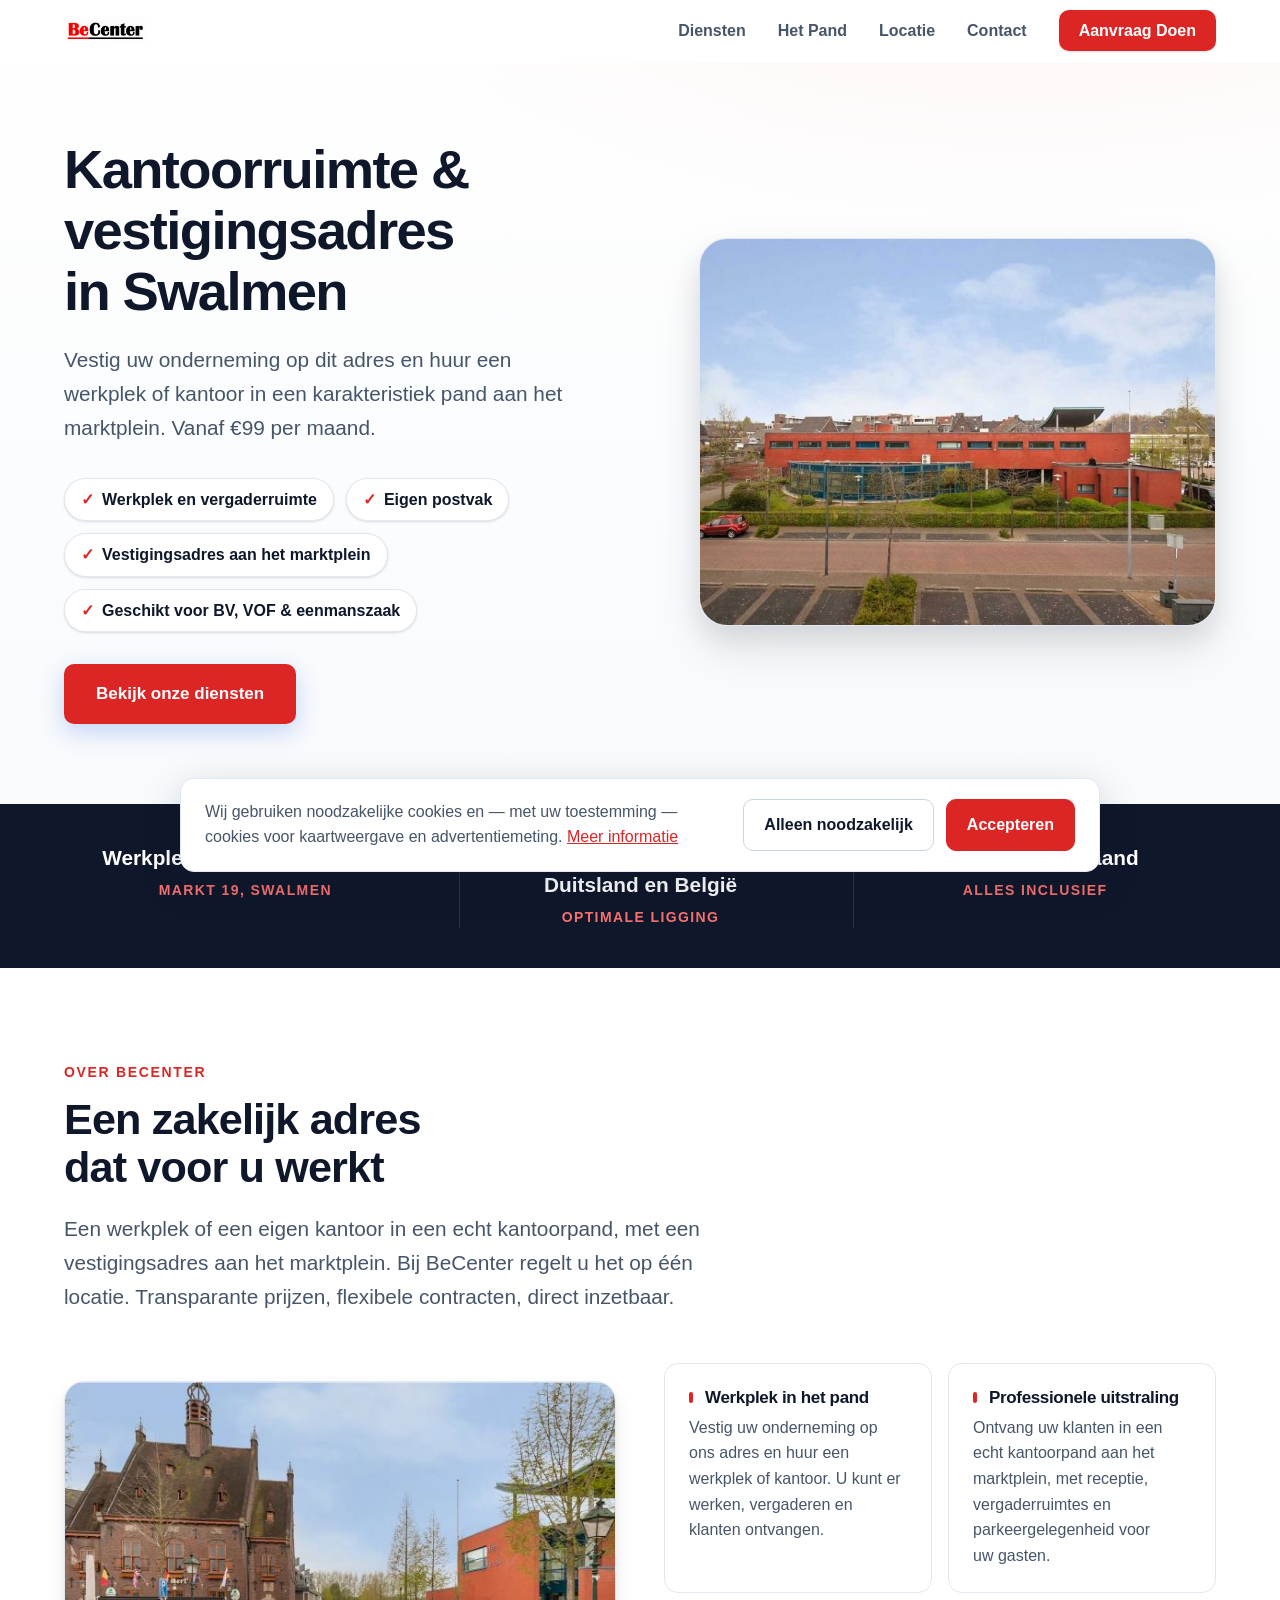
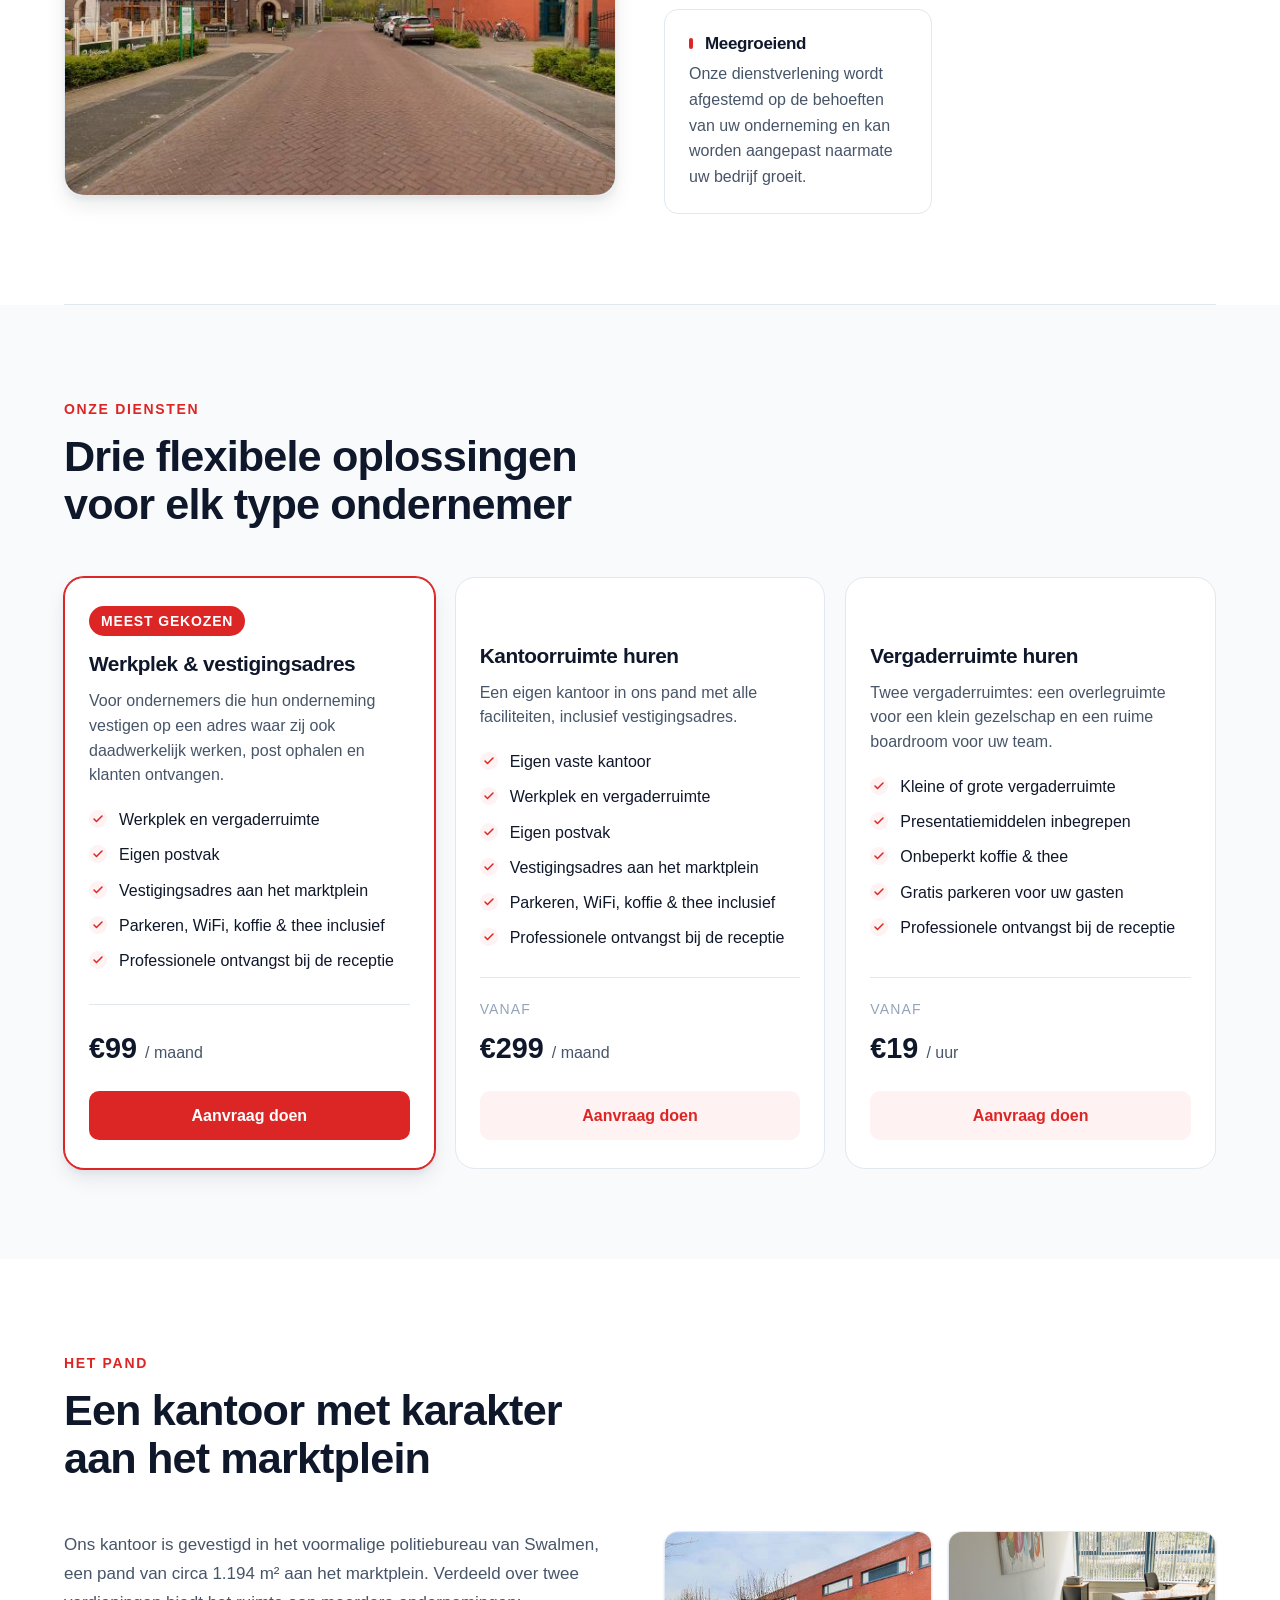
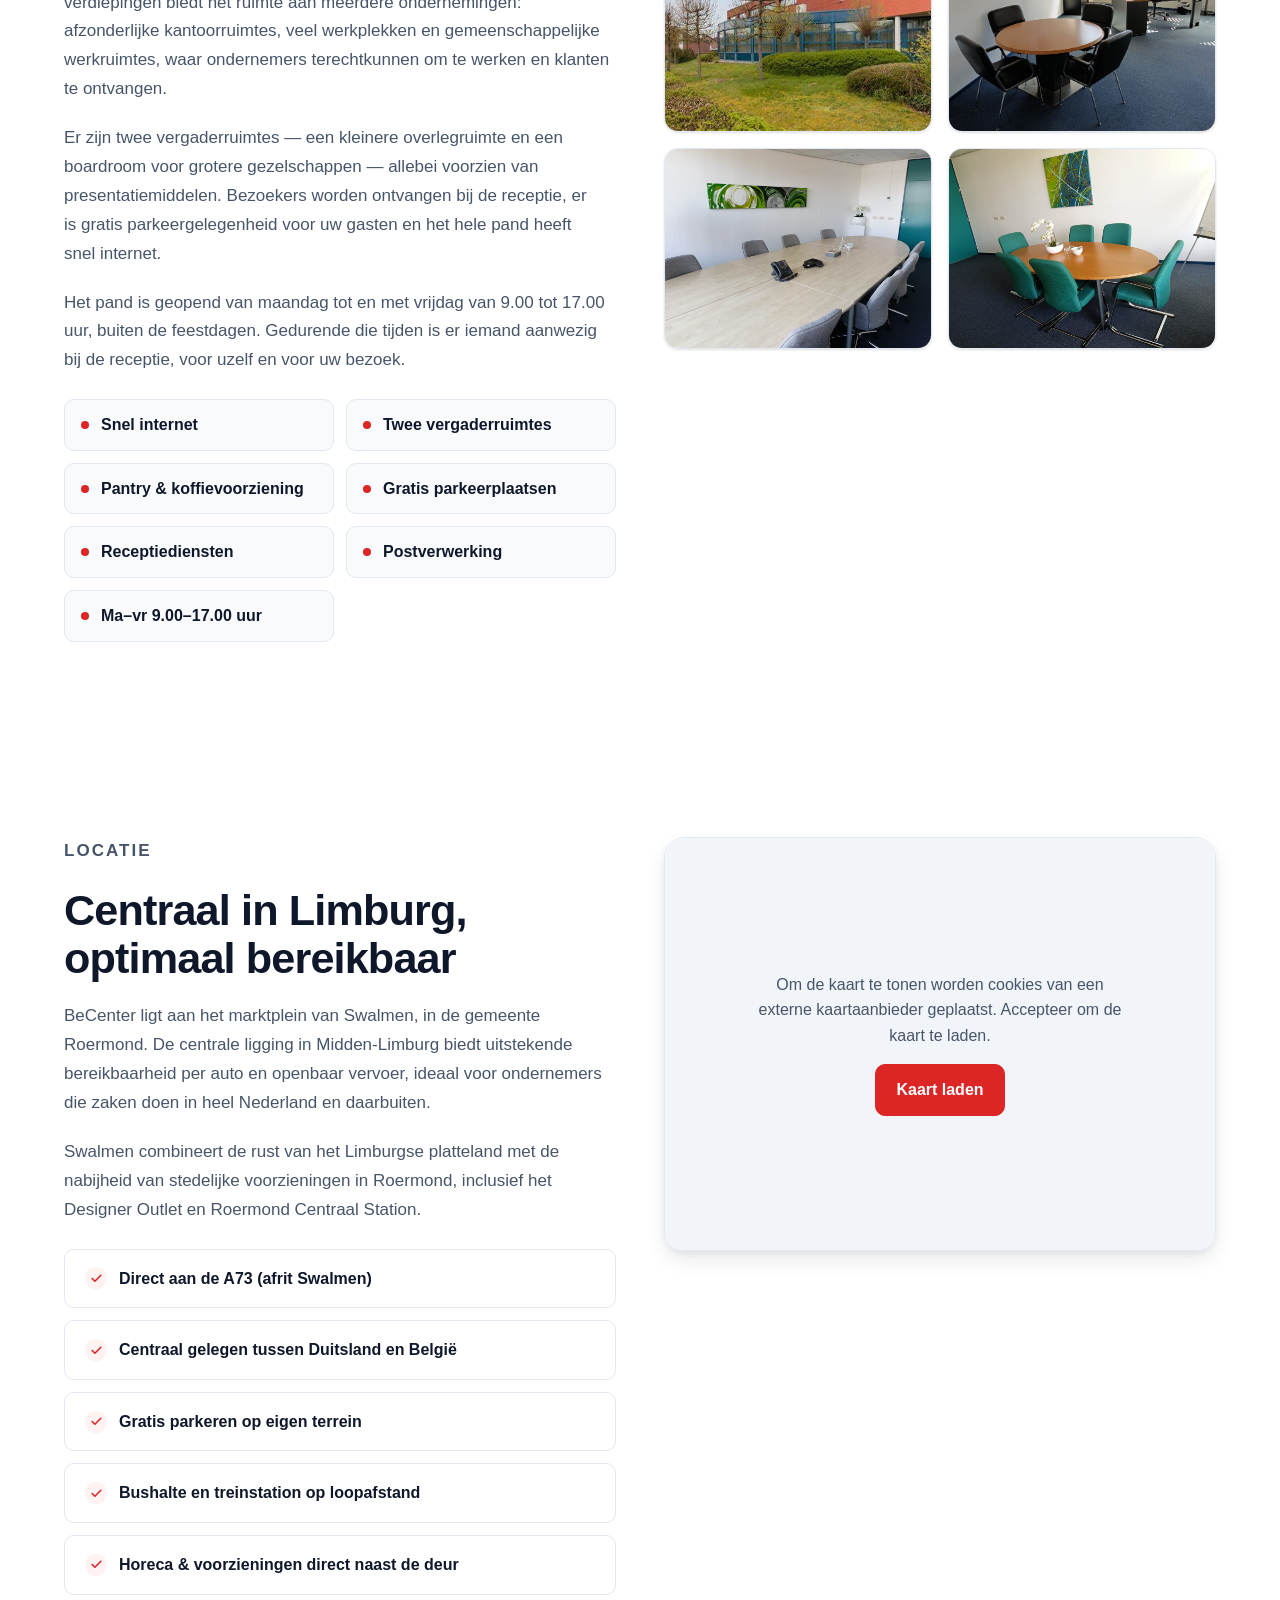
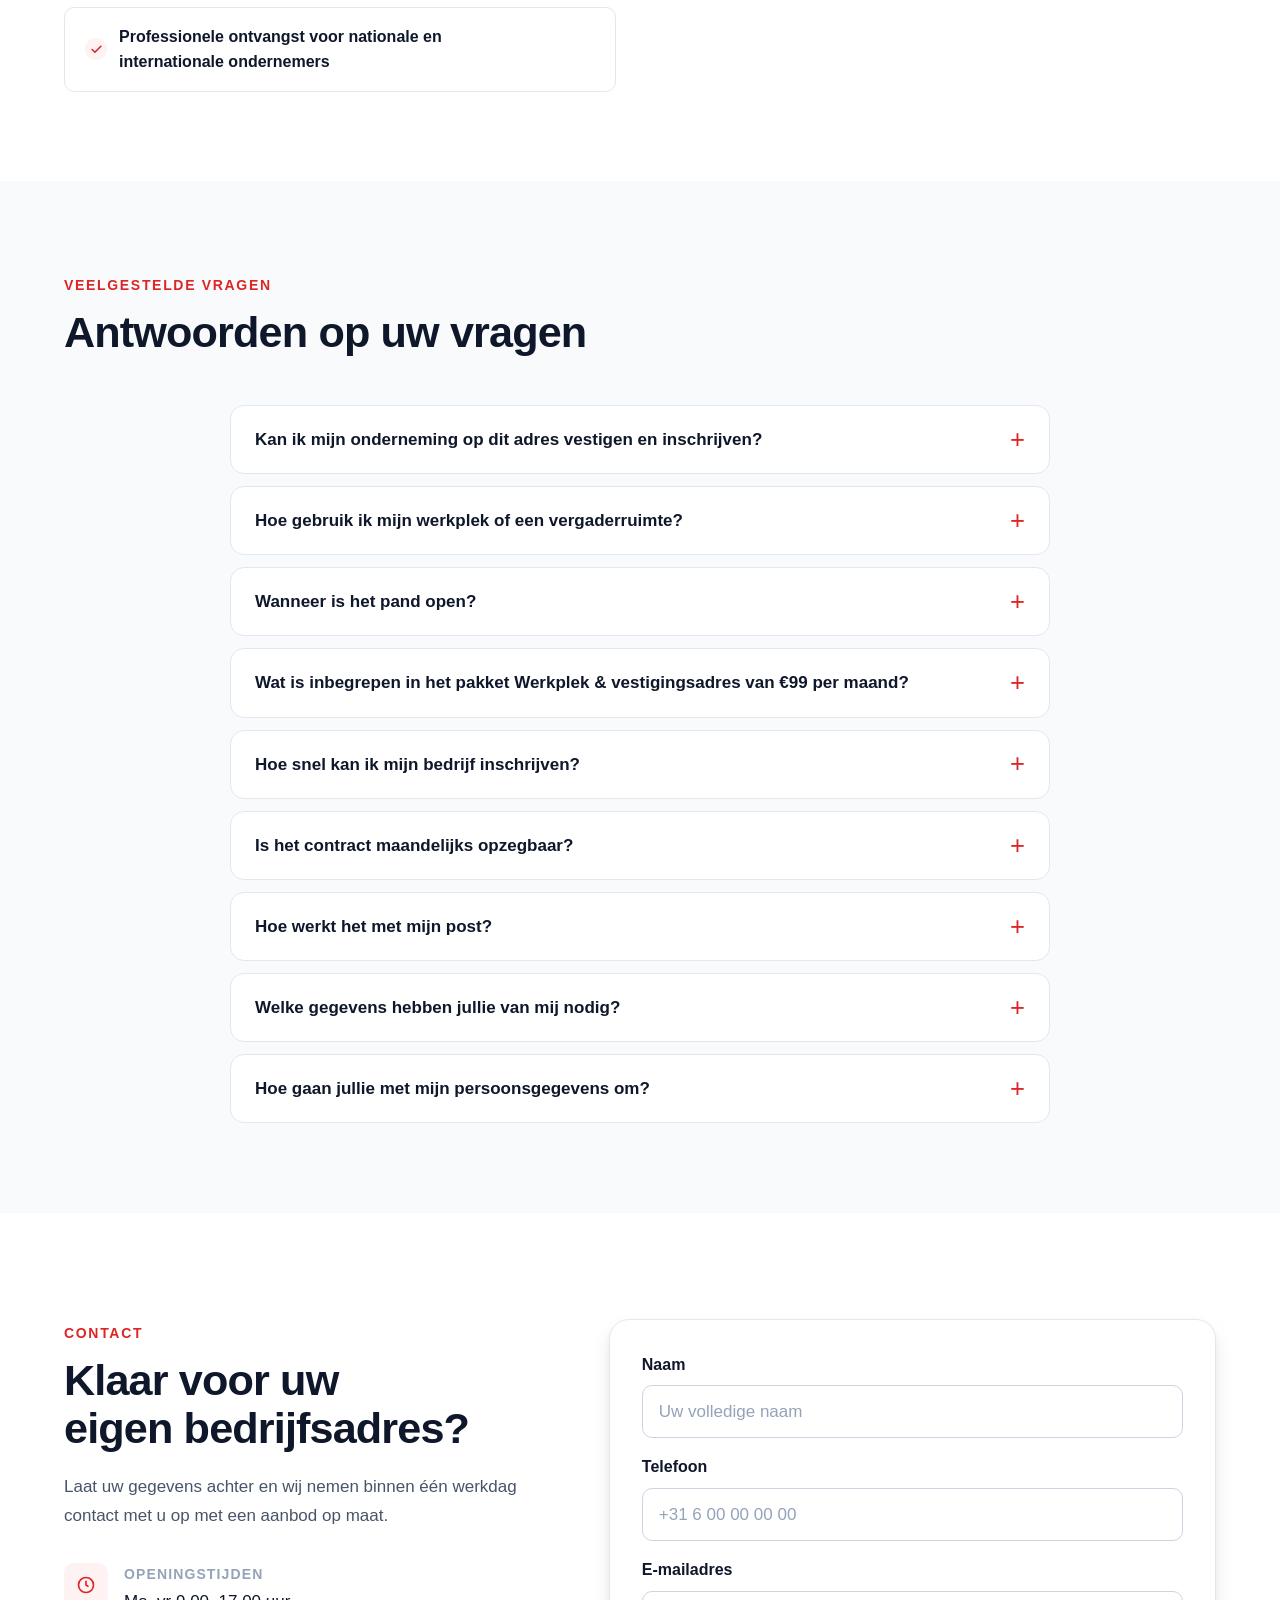
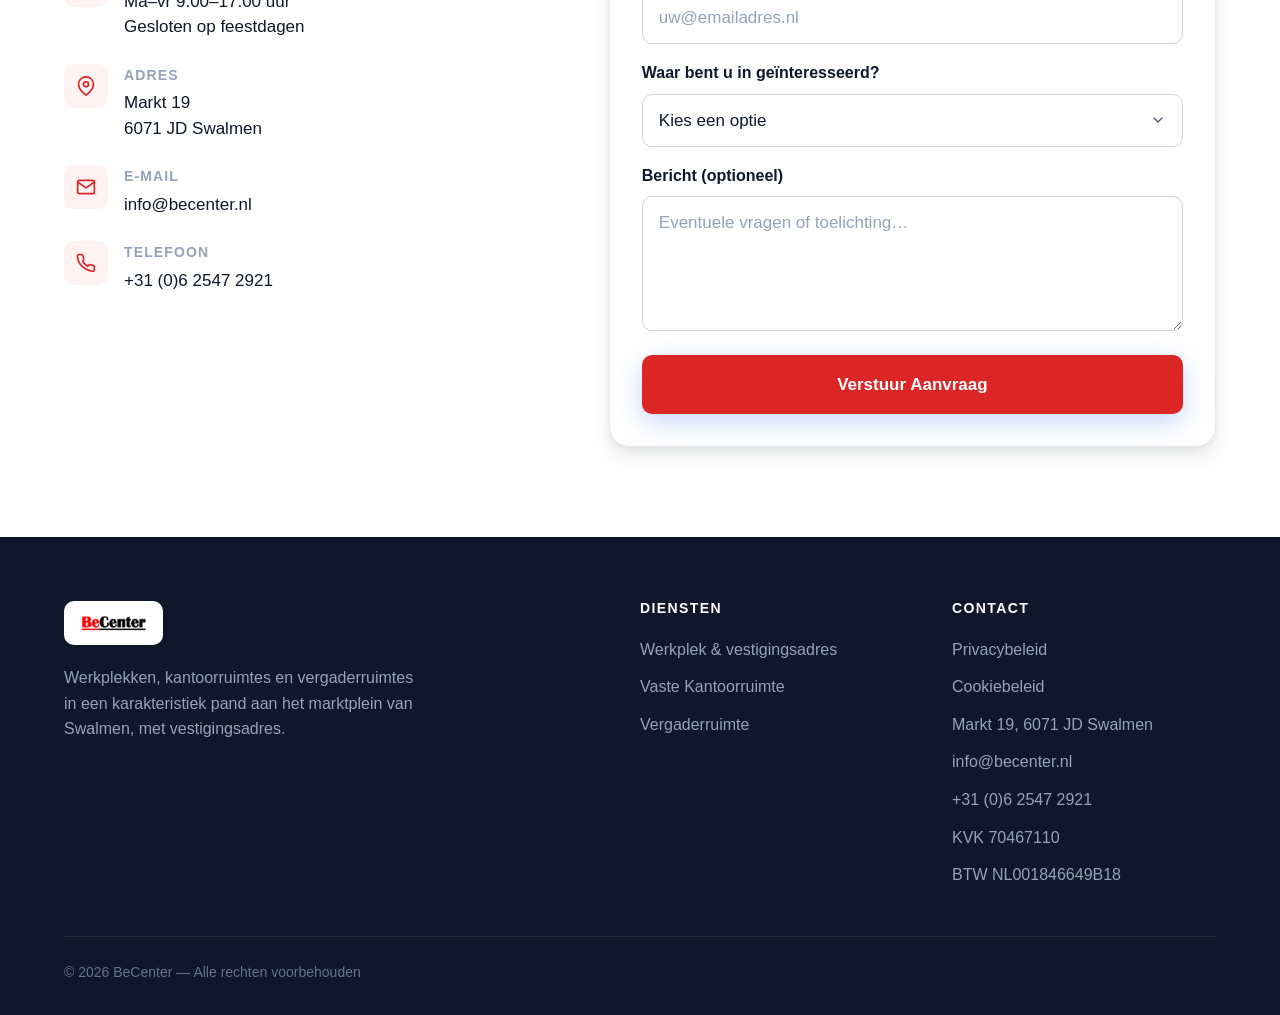
<file: index.html>
<!DOCTYPE html>
<html lang="nl">
<head>
  <meta charset="UTF-8">
  <meta name="viewport" content="width=device-width, initial-scale=1.0">
  <title>BeCenter — Kantoorruimte & Vestigingsadres in Swalmen</title>
  <meta name="description" content="Kantoorruimte en werkplekken huren in Swalmen (Roermond), inclusief vestigingsadres aan het marktplein. Vanaf €99 per maand.">
  <meta name="keywords" content="kantoorruimte huren Swalmen, werkplek huren Roermond, vestigingsadres Limburg, bedrijfsadres Swalmen, vergaderruimte huren Roermond">
  <link rel="icon" href="data:image/svg+xml,%3Csvg xmlns='http://www.w3.org/2000/svg' viewBox='0 0 32 32'%3E%3Crect width='32' height='32' fill='%23ffffff' rx='4'/%3E%3Ctext x='50%25' y='52%25' dominant-baseline='central' text-anchor='middle' font-family='Helvetica%2C Arial%2C sans-serif' font-weight='bold' font-size='17' fill='%23DC2626'%3EBe%3C/text%3E%3C/svg%3E">
  <link rel="stylesheet" href="./base.css?v=3">
  <link rel="stylesheet" href="./style.css?v=3">
</head>
<body id="top">

  <!-- ─── Navigation ─── -->
  <nav id="nav" class="nav" aria-label="Hoofdnavigatie">
    <div class="nav__inner">
      <a href="#hero" class="nav__logo" aria-label="BeCenter homepage">
        <img src="./Becenter.png" alt="BeCenter" class="nav__logo-img">
      </a>
      <button id="hamburger" class="nav__hamburger" aria-label="Menu openen" aria-expanded="false" aria-controls="nav-links">
        <span></span><span></span><span></span>
      </button>
      <ul id="nav-links" class="nav__links" role="list">
        <li><a href="#diensten" class="nav__link">Diensten</a></li>
        <li><a href="#pand" class="nav__link">Het Pand</a></li>
        <li><a href="#locatie" class="nav__link">Locatie</a></li>
        <li><a href="#contact" class="nav__link">Contact</a></li>
        <li><a href="#contact" class="nav__cta">Aanvraag Doen</a></li>
      </ul>
    </div>
  </nav>

  <!-- ─── Hero ─── -->
  <section id="hero" class="hero">
    <div class="hero__inner">
      <div class="hero__content reveal">
        <h1 class="hero__title">Kantoorruimte&nbsp;&amp; vestigingsadres in&nbsp;Swalmen</h1>
        <p class="hero__subtitle">Vestig uw onderneming op dit adres en huur een werkplek of kantoor in een karakteristiek pand aan het marktplein. Vanaf €99 per maand.</p>
        <div class="hero__trust" aria-label="Kenmerken">
          <span class="hero__trust-item">Werkplek en vergaderruimte</span>
          <span class="hero__trust-item">Eigen postvak</span>
          <span class="hero__trust-item">Vestigingsadres aan het marktplein</span>
          <span class="hero__trust-item">Geschikt voor BV, VOF &amp; eenmanszaak</span>
        </div>
        <div class="hero__actions">
          <a href="#diensten" class="hero__cta">Bekijk onze diensten</a>
        </div>
      </div>
      <div class="hero__image-col reveal">
        <div class="hero__image-wrapper">
          <img src="./vestigingsadres-nederland-swalmen.jpg" alt="Vestigingsadres Nederland – BeCenter kantoorpand in Swalmen bij Roermond" width="760" height="560" loading="eager">
        </div>
      </div>
    </div>
  </section>

  <!-- ─── Stats Bar ─── -->
  <div class="stats" aria-label="Cijfers">
    <div class="stats__inner">
      <div>
        <p class="stat__value">Werkplek en vestigingsadres</p>
        <p class="stat__label">Markt 19, Swalmen</p>
      </div>
      <div>
        <p class="stat__value">Centraal gelegen tussen Duitsland en België</p>
        <p class="stat__label">Optimale ligging</p>
      </div>
      <div>
        <p class="stat__value">Vanaf €99 per maand</p>
        <p class="stat__label">Alles inclusief</p>
      </div>
    </div>
  </div>

  <!-- ─── About ─── -->
  <section id="about" class="about section">
    <div class="container">
      <p class="section__label">Over BeCenter</p>
      <h2 class="section__title">Een zakelijk adres dat voor u werkt</h2>
      <p class="section__text">Een werkplek of een eigen kantoor in een echt kantoorpand, met een vestigingsadres aan het marktplein. Bij BeCenter regelt u het op één locatie. Transparante prijzen, flexibele contracten, direct inzetbaar.</p>
      <div class="about__grid reveal">
        <div class="about__image-wrapper">
          <img src="./kantoor-marktplein-swalmen.jpg" alt="Kantoor aan het marktplein in Swalmen, centraal in Nederland" width="600" height="480" loading="lazy">
          <div class="about__image-accent"></div>
        </div>
        <div class="about__cards">
          <div class="about__card">
            <h3 class="about__card-title">Werkplek in het pand</h3>
            <p class="about__card-desc">Vestig uw onderneming op ons adres en huur een werkplek of kantoor. U kunt er werken, vergaderen en klanten ontvangen.</p>
          </div>
          <div class="about__card">
            <h3 class="about__card-title">Professionele uitstraling</h3>
            <p class="about__card-desc">Ontvang uw klanten in een echt kantoorpand aan het marktplein, met receptie, vergaderruimtes en parkeergelegenheid voor uw gasten.</p>
          </div>
          <div class="about__card">
            <h3 class="about__card-title">Meegroeiend</h3>
            <p class="about__card-desc">Onze dienstverlening wordt afgestemd op de behoeften van uw onderneming en kan worden aangepast naarmate uw bedrijf groeit.</p>
          </div>
        </div>
      </div>
    </div>
  </section>

  <!-- ─── Divider ─── -->
  <div class="divider"><div class="divider__line"></div></div>

  <!-- ─── Services ─── -->
  <section id="diensten" class="services section">
    <div class="container">
      <div class="section__header reveal">
        <p class="section__label">Onze Diensten</p>
        <h2 class="section__title">Drie flexibele oplossingen voor elk type ondernemer</h2>
      </div>
      <div class="services__grid services__grid--four">

        <article class="service-card service-card--featured reveal">
          <p class="service-card__badge">Meest gekozen</p>
          <h3 class="service-card__title">Werkplek &amp; vestigingsadres</h3>
          <p class="service-card__desc">Voor ondernemers die hun onderneming vestigen op een adres waar zij ook daadwerkelijk werken, post ophalen en klanten ontvangen.</p>
          <ul class="service-card__features" role="list">
            <li class="service-card__feature">Werkplek en vergaderruimte</li>
            <li class="service-card__feature">Eigen postvak</li>
            <li class="service-card__feature">Vestigingsadres aan het marktplein</li>
            <li class="service-card__feature">Parkeren, WiFi, koffie &amp; thee inclusief</li>
            <li class="service-card__feature">Professionele ontvangst bij de receptie</li>
          </ul>
          <div class="service-card__price">
            <p class="service-card__price-value">€99 <span class="service-card__price-period">/ maand</span></p>
          </div>
          <a href="#contact" class="service-card__cta">Aanvraag doen</a>
        </article>

        <article class="service-card reveal">
          <h3 class="service-card__title">Kantoorruimte huren</h3>
          <p class="service-card__desc">Een eigen kantoor in ons pand met alle faciliteiten, inclusief vestigingsadres.</p>
          <ul class="service-card__features" role="list">
            <li class="service-card__feature">Eigen vaste kantoor</li>
            <li class="service-card__feature">Werkplek en vergaderruimte</li>
            <li class="service-card__feature">Eigen postvak</li>
            <li class="service-card__feature">Vestigingsadres aan het marktplein</li>
            <li class="service-card__feature">Parkeren, WiFi, koffie &amp; thee inclusief</li>
            <li class="service-card__feature">Professionele ontvangst bij de receptie</li>
          </ul>
          <div class="service-card__price">
            <p class="service-card__price-label">Vanaf</p>
            <p class="service-card__price-value">€299 <span class="service-card__price-period">/ maand</span></p>
          </div>
          <a href="#contact" class="service-card__cta">Aanvraag doen</a>
        </article>

        <article class="service-card reveal">
          <h3 class="service-card__title">Vergaderruimte huren</h3>
          <p class="service-card__desc">Twee vergaderruimtes: een overlegruimte voor een klein gezelschap en een ruime boardroom voor uw team.</p>
          <ul class="service-card__features" role="list">
            <li class="service-card__feature">Kleine of grote vergaderruimte</li>
            <li class="service-card__feature">Presentatiemiddelen inbegrepen</li>
            <li class="service-card__feature">Onbeperkt koffie &amp; thee</li>
            <li class="service-card__feature">Gratis parkeren voor uw gasten</li>
            <li class="service-card__feature">Professionele ontvangst bij de receptie</li>
          </ul>
          <div class="service-card__price">
            <p class="service-card__price-label">Vanaf</p>
            <p class="service-card__price-value">€19 <span class="service-card__price-period">/ uur</span></p>
          </div>
          <a href="#contact" class="service-card__cta">Aanvraag doen</a>
        </article>

        

        

      </div>
    </div>
  </section>

  <!-- ─── Het Pand ─── -->
  <section id="pand" class="pand section">
    <div class="container">
      <p class="section__label">Het Pand</p>
      <h2 class="section__title">Een kantoor met karakter aan het marktplein</h2>
      <div class="pand__content reveal">
        <div class="pand__text">
          <p>Ons kantoor is gevestigd in het voormalige politiebureau van Swalmen, een pand van circa 1.194 m&#178; aan het marktplein. Verdeeld over twee verdiepingen biedt het ruimte aan meerdere ondernemingen: afzonderlijke kantoorruimtes, veel werkplekken en gemeenschappelijke werkruimtes, waar ondernemers terechtkunnen om te werken en klanten te ontvangen.</p>
          <p>Er zijn twee vergaderruimtes &mdash; een kleinere overlegruimte en een boardroom voor grotere gezelschappen &mdash; allebei voorzien van presentatiemiddelen. Bezoekers worden ontvangen bij de receptie, er is gratis parkeergelegenheid voor uw gasten en het hele pand heeft snel internet.</p>
          <p>Het pand is geopend van maandag tot en met vrijdag van 9.00 tot 17.00 uur, buiten de feestdagen. Gedurende die tijden is er iemand aanwezig bij de receptie, voor uzelf en voor uw bezoek.</p>
          <div class="pand__facilities">
            <div class="pand__facility">Snel internet</div>
            <div class="pand__facility">Twee vergaderruimtes</div>
            <div class="pand__facility">Pantry &amp; koffievoorziening</div>
            <div class="pand__facility">Gratis parkeerplaatsen</div>
            <div class="pand__facility">Receptiediensten</div>
            <div class="pand__facility">Postverwerking</div>
            <div class="pand__facility">Ma&ndash;vr 9.00&ndash;17.00 uur</div>
          </div>
        </div>
        <div class="pand__gallery">
          <div class="pand__gallery-item"><img src="./kantoorpand-swalmen-buitenaanzicht.jpg"   alt="Buitenaanzicht van het kantoorpand van BeCenter in Swalmen" loading="lazy" width="600" height="400"></div>
          <div class="pand__gallery-item"><img src="./kantoorruimte-huren-swalmen.jpg"      alt="Kantoorruimte huren bij BeCenter in Swalmen"    loading="lazy" width="600" height="400"></div>
          <div class="pand__gallery-item"><img src="./vergaderruimte-boardroom-swalmen.jpg"    alt="Grote vergaderruimte (boardroom) bij BeCenter Swalmen"        loading="lazy" width="600" height="400"></div>
          <div class="pand__gallery-item"><img src="./vergaderruimte-huren-roermond.jpg"     alt="Vergaderruimte huren in Roermond bij BeCenter"   loading="lazy" width="600" height="400"></div>
        </div>
      </div>
    </div>
  </section>

  <!-- ─── Locatie ─── -->
  <section id="locatie" class="locatie section">
    <div class="container">
      <div class="location__content reveal">
        <div class="location__text">
          <p class="section__label">Locatie</p>
          <h2 class="section__title">Centraal in Limburg, optimaal bereikbaar</h2>
          <p>BeCenter ligt aan het marktplein van Swalmen, in de gemeente Roermond. De centrale ligging in Midden-Limburg biedt uitstekende bereikbaarheid per auto en openbaar vervoer, ideaal voor ondernemers die zaken doen in heel Nederland en daarbuiten.</p>
          <p>Swalmen combineert de rust van het Limburgse platteland met de nabijheid van stedelijke voorzieningen in Roermond, inclusief het Designer Outlet en Roermond Centraal Station.</p>
          <ul class="location__highlights" role="list">
            <li class="location__highlight">Direct aan de A73 (afrit Swalmen)</li>
            <li class="location__highlight">Centraal gelegen tussen Duitsland en België</li>
            <li class="location__highlight">Gratis parkeren op eigen terrein</li>
            <li class="location__highlight">Bushalte en treinstation op loopafstand</li>
            <li class="location__highlight">Horeca &amp; voorzieningen direct naast de deur</li>
            <li class="location__highlight">Professionele ontvangst voor nationale en internationale ondernemers</li>
          </ul>
        </div>
        <div class="location__map-wrapper">
          <iframe
            data-cookiesrc="https://www.google.com/maps?q=Markt+19,+6071+JD+Swalmen&output=embed&z=8"
            width="600" height="420" style="border:0;" allowfullscreen="" loading="lazy"
            referrerpolicy="no-referrer-when-downgrade"
            title="BeCenter locatie, Markt 19 Swalmen">
          </iframe>
        </div>
      </div>
    </div>
  </section>

  <!-- ─── FAQ ─── -->
  <section id="faq" class="faq section">
    <div class="container">
      <div class="section__header reveal">
        <p class="section__label">Veelgestelde Vragen</p>
        <h2 class="section__title">Antwoorden op uw vragen</h2>
      </div>
      <dl class="faq__list reveal">

        <div class="faq__item">
          <dt><button class="faq__question" aria-expanded="false">Kan ik mijn onderneming op dit adres vestigen en inschrijven?</button></dt>
          <dd class="faq__answer"><p>Ja. U vestigt uw onderneming op Markt 19 in Swalmen en huurt daar een werkplek of kantoor. Op dat bedrijfsadres schrijft u zich vervolgens in bij de Kamer van Koophandel.</p></dd>
        </div>

        <div class="faq__item">
          <dt><button class="faq__question" aria-expanded="false">Hoe gebruik ik mijn werkplek of een vergaderruimte?</button></dt>
          <dd class="faq__answer"><p>Als klant heeft u toegang tot de werkplekken en vergaderruimtes in het pand. Reserveer vooraf per e-mail via <a href="mailto:info@becenter.nl">info@becenter.nl</a> of telefonisch via <a href="tel:+31625472921">+31 (0)6 2547 2921</a>, dan staat er tijdens openingstijden een plek voor u klaar. Wij bevestigen dezelfde werkdag.</p></dd>
        </div>

        <div class="faq__item">
          <dt><button class="faq__question" aria-expanded="false">Wanneer is het pand open?</button></dt>
          <dd class="faq__answer"><p>Van maandag tot en met vrijdag van 9.00 tot 17.00 uur, buiten de feestdagen. Gedurende die tijden is er iemand aanwezig bij de receptie en kunt u terecht om te werken, uw post op te halen of klanten te ontvangen.</p></dd>
        </div>

        <div class="faq__item">
          <dt><button class="faq__question" aria-expanded="false">Wat is inbegrepen in het pakket Werkplek &amp; vestigingsadres van €99 per maand?</button></dt>
          <dd class="faq__answer"><p>Het pakket omvat: toegang tot een werkplek en vergaderruimte op de locatie, een eigen postvak, receptiediensten, gratis parkeren, WiFi, koffie en thee, en het vestigingsadres aan het marktplein. Geen verborgen kosten.</p></dd>
        </div>

        <div class="faq__item">
          <dt><button class="faq__question" aria-expanded="false">Hoe snel kan ik mijn bedrijf inschrijven?</button></dt>
          <dd class="faq__answer"><p>Na ontvangst van uw aanvraag en betaling sturen wij binnen één werkdag de huurovereenkomst toe. Daarmee kunt u zich op dit bedrijfsadres inschrijven bij de Kamer van Koophandel.</p></dd>
        </div>

        

        <div class="faq__item">
          <dt><button class="faq__question" aria-expanded="false">Is het contract maandelijks opzegbaar?</button></dt>
          <dd class="faq__answer"><p>Ja, al onze abonnementen (vestigingsadres en kantoorruimte) zijn maandelijks opzegbaar. Geen lange contracten, geen verborgen kosten.</p></dd>
        </div>

        <div class="faq__item">
          <dt><button class="faq__question" aria-expanded="false">Hoe werkt het met mijn post?</button></dt>
          <dd class="faq__answer"><p>Uw post ligt in uw eigen postvak op de locatie, waar u tijdens openingstijden bij kunt. Eventueel kan post ook doorgezonden worden.</p></dd>
        </div>

        

        <div class="faq__item">
          <dt><button class="faq__question" aria-expanded="false">Welke gegevens hebben jullie van mij nodig?</button></dt>
          <dd class="faq__answer"><p>Voor de KVK-inschrijving en onze wettelijke controle (Wwft) hebben wij nodig: een geldig identiteitsbewijs (paspoort of ID-kaart) van de bestuurder(s) en de uiteindelijk belanghebbende(n), uw bedrijfsgegevens (o.a. KVK-/handelsregisternummer) en een korte omschrijving van uw activiteiten. Daarnaast voeren wij een sanctie- en PEP-controle uit. Zo voldoen wij aan de wet en beschermen wij u en ons tegen misbruik.</p></dd>
        </div>

        <div class="faq__item">
          <dt><button class="faq__question" aria-expanded="false">Hoe gaan jullie met mijn persoonsgegevens om?</button></dt>
          <dd class="faq__answer"><p>Wij verwerken alleen de gegevens die nodig zijn voor de dienstverlening en onze wettelijke verplichtingen, beveiligd en niet langer dan toegestaan. Meer leest u in ons <a href="./privacybeleid.html">privacybeleid</a>.</p></dd>
        </div>

      </dl>
    </div>
  </section>

  <!-- ─── Contact ─── -->
  <section id="contact" class="contact section">
    <div class="container">
      <div class="contact__content reveal">

        <div class="contact__info">
          <div>
            <p class="section__label">Contact</p>
            <h2 class="section__title">Klaar voor uw eigen bedrijfsadres?</h2>
            <p style="color: var(--color-text-muted); line-height: 1.7; margin-top: var(--space-4);">Laat uw gegevens achter en wij nemen binnen één werkdag contact met u op met een aanbod op maat.</p>
          </div>
          <div class="contact__info-item">
            <div class="contact__info-icon">
              <svg viewBox="0 0 24 24" fill="none" stroke="currentColor" stroke-width="2" aria-hidden="true"><circle cx="12" cy="12" r="9"/><path d="M12 7v5l3 2"/></svg>
            </div>
            <div>
              <p class="contact__info-label">Openingstijden</p>
              <p class="contact__info-value">Ma&ndash;vr 9.00&ndash;17.00 uur<br>Gesloten op feestdagen</p>
            </div>
          </div>

          <div class="contact__info-item">
            <div class="contact__info-icon">
              <svg width="18" height="18" viewBox="0 0 24 24" fill="none" stroke="currentColor" stroke-width="2" stroke-linecap="round" stroke-linejoin="round" aria-hidden="true"><path d="M21 10c0 7-9 13-9 13s-9-6-9-13a9 9 0 0 1 18 0z"/><circle cx="12" cy="10" r="3"/></svg>
            </div>
            <div>
              <p class="contact__info-label">Adres</p>
              <p class="contact__info-value">Markt 19<br>6071 JD Swalmen</p>
            </div>
          </div>
          <div class="contact__info-item">
            <div class="contact__info-icon">
              <svg width="18" height="18" viewBox="0 0 24 24" fill="none" stroke="currentColor" stroke-width="2" stroke-linecap="round" stroke-linejoin="round" aria-hidden="true"><path d="M4 4h16c1.1 0 2 .9 2 2v12c0 1.1-.9 2-2 2H4c-1.1 0-2-.9-2-2V6c0-1.1.9-2 2-2z"/><polyline points="22,6 12,13 2,6"/></svg>
            </div>
            <div>
              <p class="contact__info-label">E-mail</p>
              <p class="contact__info-value"><a href="mailto:info@becenter.nl">info@becenter.nl</a></p>
            </div>
          </div>
          <div class="contact__info-item">
            <div class="contact__info-icon">
              <svg width="18" height="18" viewBox="0 0 24 24" fill="none" stroke="currentColor" stroke-width="2" stroke-linecap="round" stroke-linejoin="round" aria-hidden="true"><path d="M22 16.92v3a2 2 0 0 1-2.18 2 19.79 19.79 0 0 1-8.63-3.07A19.5 19.5 0 0 1 4.69 13a19.79 19.79 0 0 1-3.07-8.67A2 2 0 0 1 3.56 2h3a2 2 0 0 1 2 1.72c.127.96.361 1.903.7 2.81a2 2 0 0 1-.45 2.11L8.09 9.91a16 16 0 0 0 6 6l1.27-1.27a2 2 0 0 1 2.11-.45c.907.339 1.85.573 2.81.7A2 2 0 0 1 22 16.92z"/></svg>
            </div>
            <div>
              <p class="contact__info-label">Telefoon</p>
              <p class="contact__info-value"><a href="tel:+31625472921">+31 (0)6 2547 2921</a></p>
            </div>
          </div>
        </div>

        <form id="contact-form" class="contact__form" novalidate>
          <input type="hidden" name="access_key" value="718c6f82-538b-4ca0-a98d-68ac909993b3">
          <input type="hidden" name="cc" value="info@becenter.nl">
          <input type="hidden" name="subject" value="Nieuwe aanvraag via BeCenter.nl">
          <input type="hidden" name="from_name" value="BeCenter Website">

          <div class="form-group">
            <label for="naam">Naam</label>
            <input id="naam" name="name" type="text" placeholder="Uw volledige naam" required>
          </div>
          <div class="form-group">
            <label for="telefoon">Telefoon</label>
            <input id="telefoon" name="phone" type="tel" placeholder="+31 6 00 00 00 00">
          </div>
          <div class="form-group">
            <label for="email">E-mailadres</label>
            <input id="email" name="email" type="email" placeholder="uw@emailadres.nl" required>
          </div>
          <div class="form-group">
            <label for="interesse">Waar bent u in geïnteresseerd?</label>
            <select id="interesse" name="interesse" required>
              <option value="" disabled selected>Kies een optie</option>
              <option>Werkplek &amp; vestigingsadres (€99 p/m)</option>
              <option>Vaste Kantoorruimte (€299 p/m)</option>
               <option>Vergaderruimte (€19 p/u)</option>
              
              
              <option>Anders / Meerdere opties</option>
            </select>
          </div>
          <div class="form-group">
            <label for="bericht">Bericht (optioneel)</label>
            <textarea id="bericht" name="message" rows="4" placeholder="Eventuele vragen of toelichting…"></textarea>
          </div>
          <button type="submit" class="form__submit">Verstuur Aanvraag</button>
        </form>

      </div>
    </div>
  </section>

  <!-- ─── Footer ─── -->
  <footer class="footer">
    <div class="footer__inner">
      <div class="footer__top">
        <div class="footer__brand">
          <div class="footer__brand-logo"><a href="#top" aria-label="Terug naar boven"><img src="./logo.png" alt="BeCenter" class="footer__logo-img"></a></div>
          <p class="footer__brand-desc">Werkplekken, kantoorruimtes en vergaderruimtes in een karakteristiek pand aan het marktplein van Swalmen, met vestigingsadres.</p>
        </div>
        <div>
          <h3 class="footer__col-title">Diensten</h3>
          <ul class="footer__links" role="list">
            <li><a href="#diensten">Werkplek &amp; vestigingsadres</a></li>
            <li><a href="#diensten">Vaste Kantoorruimte</a></li>
             <li><a href="#diensten">Vergaderruimte</a></li>
            
            
          </ul>
        </div>
        <div>
          <h3 class="footer__col-title">Contact</h3>
          <ul class="footer__links" role="list">
            <li><a href="./privacybeleid.html">Privacybeleid</a></li>
            <li><a href="./cookiebeleid.html">Cookiebeleid</a></li>
            <li>Markt 19, 6071 JD Swalmen</li>
            <li><a href="mailto:info@becenter.nl">info@becenter.nl</a></li>
            <li><a href="tel:+31625472921">+31 (0)6 2547 2921</a></li>
            <li>KVK 70467110</li>
            <li>BTW NL001846649B18</li>
          </ul>
        </div>
      </div>
      <div class="footer__bottom">
        <p class="footer__copyright">© 2026 BeCenter — Alle rechten voorbehouden</p>
      </div>
    </div>
  </footer>

  <script src="./cookie.js?v=3"></script>
  <!-- Google Ads (gtag.js) — laadt ná cookie.js, dus met Consent Mode v2 (standaard: geweigerd) -->
  <script async src="https://www.googletagmanager.com/gtag/js?id=AW-18359968202"></script>
  <script>
    gtag('js', new Date());
    gtag('config', 'AW-18359968202');
    // conversielabel van de conversieactie 'Leadformulier indienen'
    window.ADS_CONVERSION_LABEL = 'hgxpCJvjs-UcEMrD27JE';
  </script>
  <script src="./app.js?v=3"></script>
  <script>
    document.querySelectorAll('.faq__question').forEach(function(btn) {
      btn.addEventListener('click', function() {
        var item = this.closest('.faq__item');
        var isOpen = item.classList.contains('open');
        document.querySelectorAll('.faq__item.open').forEach(function(el) {
          el.classList.remove('open');
          el.querySelector('.faq__question').setAttribute('aria-expanded', 'false');
        });
        if (!isOpen) {
          item.classList.add('open');
          this.setAttribute('aria-expanded', 'true');
        }
      });
    });
  </script>
</body>
</html>
</file>
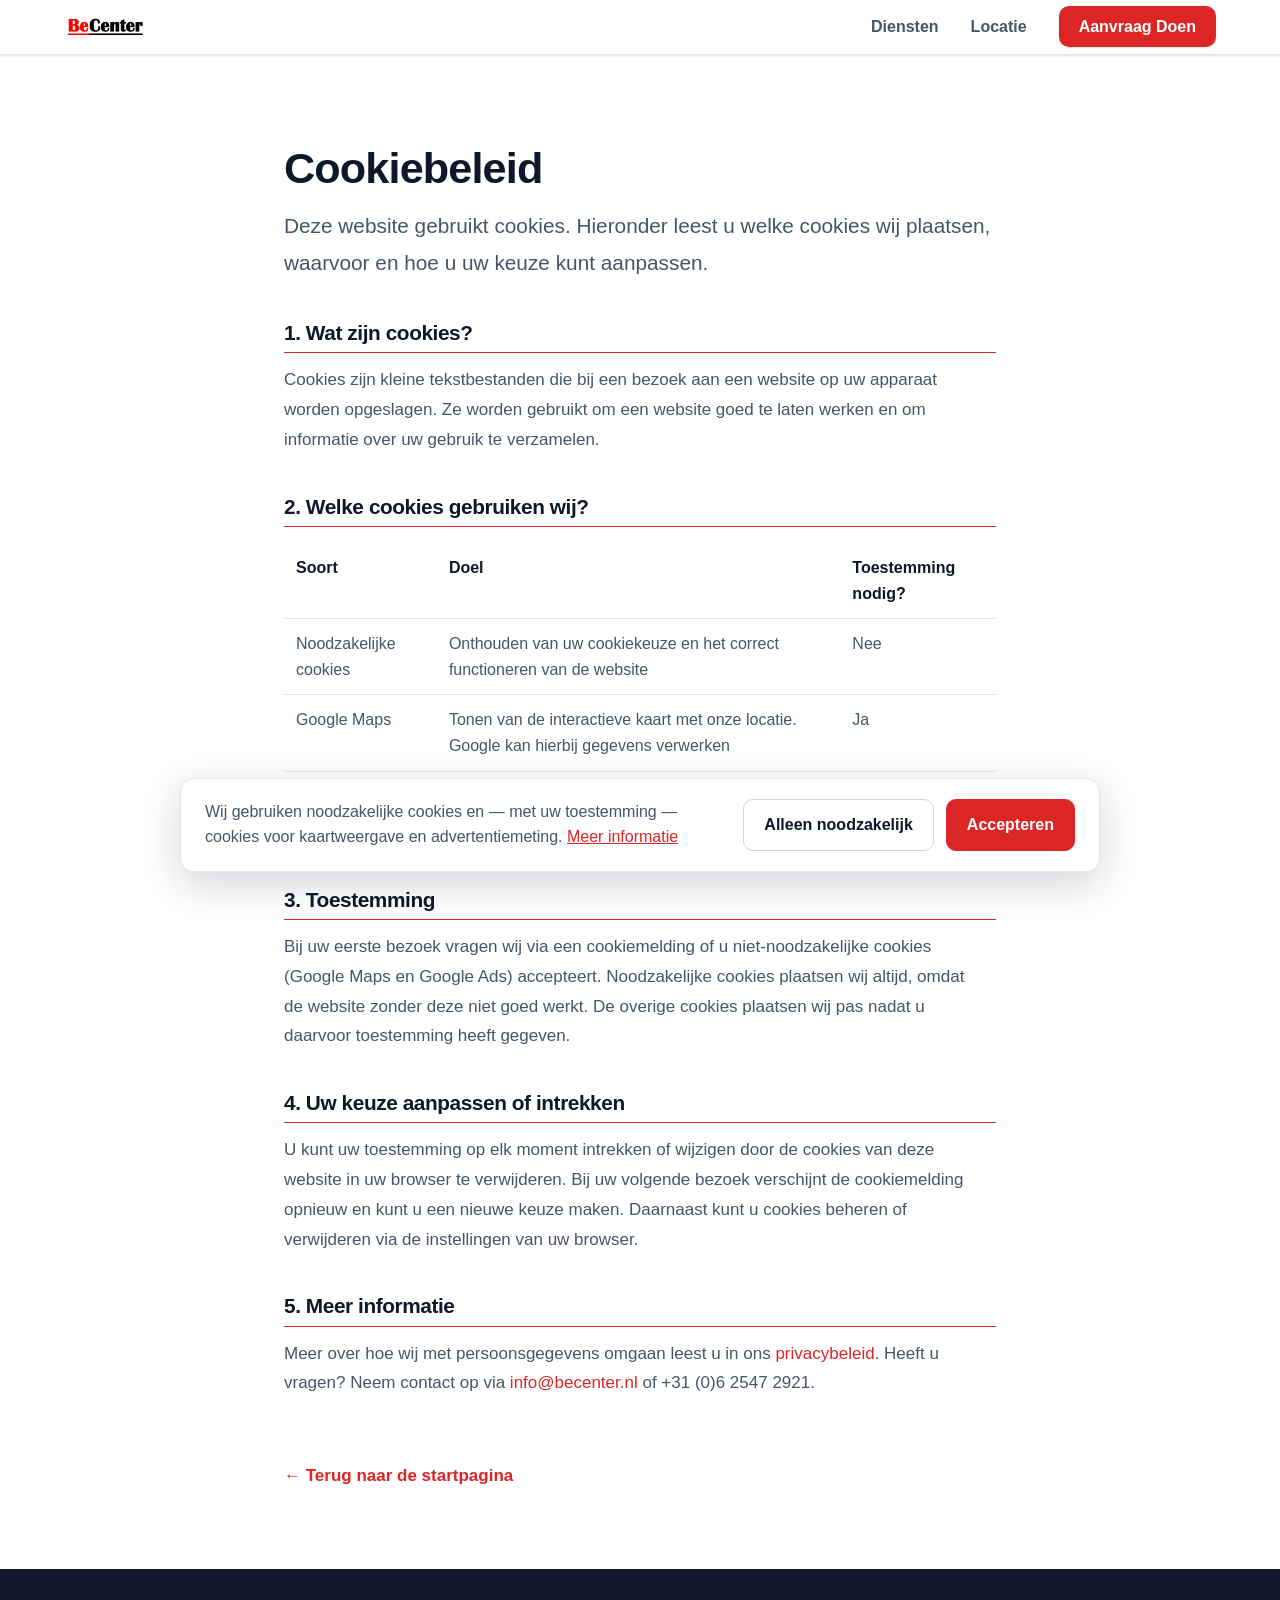
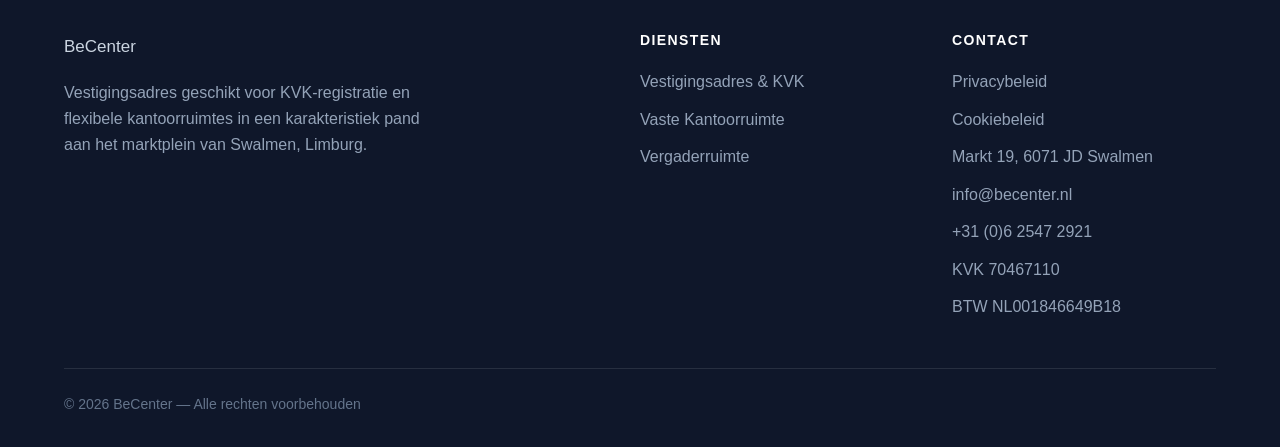
<file: cookiebeleid.html>
<!DOCTYPE html>
<html lang="nl">
<head>
  <meta charset="UTF-8">
  <meta name="viewport" content="width=device-width, initial-scale=1.0">
  <title>Cookiebeleid — BeCenter | Vestigingsadres Swalmen</title>
  <meta name="description" content="Cookiebeleid van BeCenter — welke cookies wij gebruiken en waarom.">
  <meta name="robots" content="noindex, follow">
  <link rel="icon" href="data:image/svg+xml,%3Csvg xmlns='http://www.w3.org/2000/svg' viewBox='0 0 32 32'%3E%3Crect width='32' height='32' fill='%23ffffff' rx='4'/%3E%3Ctext x='50%25' y='50%25' dominant-baseline='central' text-anchor='middle' font-family='Georgia%2C serif' font-style='italic' font-weight='bold' font-size='14' fill='%23C41E1E'%3EBC%3C/text%3E%3C/svg%3E">
  <link rel="stylesheet" href="./base.css">
  <link rel="stylesheet" href="./style.css">
  <style>
    .legal { padding-top: calc(80px + var(--space-16)); padding-bottom: var(--space-20); }
    .legal__inner { max-width: 760px; margin: 0 auto; padding: 0 var(--space-6); }
    .legal h1 { font-size: var(--text-2xl); margin-bottom: var(--space-4); }
    .legal__intro { color: var(--color-text-muted); font-size: var(--text-lg); line-height: 1.7; margin-bottom: var(--space-10); }
    .legal h2 { font-size: var(--text-lg); color: var(--color-text); margin: var(--space-10) 0 var(--space-3); padding-bottom: var(--space-2); border-bottom: 1px solid var(--color-accent); }
    .legal p { color: var(--color-text-muted); line-height: 1.75; margin-bottom: var(--space-4); }
    .legal ul { margin: 0 0 var(--space-4) var(--space-6); }
    .legal li { color: var(--color-text-muted); line-height: 1.7; margin-bottom: var(--space-2); }
    .legal strong { color: var(--color-text); }
    .legal a { color: var(--color-accent); }
    .legal table { width: 100%; border-collapse: collapse; margin: var(--space-4) 0 var(--space-6); font-size: var(--text-sm); }
    .legal th, .legal td { text-align: left; padding: var(--space-3); border-bottom: 1px solid var(--color-border); color: var(--color-text-muted); vertical-align: top; }
    .legal th { color: var(--color-text); font-weight: 600; }
    .legal .back { display: inline-flex; align-items: center; gap: var(--space-2); margin-top: var(--space-12); font-weight: 600; color: var(--color-accent); }
  </style>
</head>
<body>

  <nav id="nav" class="nav nav--scrolled" aria-label="Hoofdnavigatie">
    <div class="nav__inner">
      <a href="./index.html" class="nav__logo" aria-label="BeCenter homepage"><img src="./Becenter.png" alt="BeCenter" class="nav__logo-img"></a>
      <ul class="nav__links" role="list">
        <li><a href="./index.html#diensten" class="nav__link">Diensten</a></li>
        <li><a href="./index.html#locatie" class="nav__link">Locatie</a></li>
        <li><a href="./index.html#contact" class="nav__cta">Aanvraag Doen</a></li>
      </ul>
    </div>
  </nav>

  <section class="legal">
    <div class="legal__inner">
      <h1>Cookiebeleid</h1>
      <p class="legal__intro">Deze website gebruikt cookies. Hieronder leest u welke cookies wij plaatsen, waarvoor en hoe u uw keuze kunt aanpassen.</p>

      <h2>1. Wat zijn cookies?</h2>
      <p>Cookies zijn kleine tekstbestanden die bij een bezoek aan een website op uw apparaat worden opgeslagen. Ze worden gebruikt om een website goed te laten werken en om informatie over uw gebruik te verzamelen.</p>

      <h2>2. Welke cookies gebruiken wij?</h2>
      <table>
        <tr><th>Soort</th><th>Doel</th><th>Toestemming nodig?</th></tr>
        <tr><td>Noodzakelijke cookies</td><td>Onthouden van uw cookiekeuze en het correct functioneren van de website</td><td>Nee</td></tr>
        <tr><td>Google Maps</td><td>Tonen van de interactieve kaart met onze locatie. Google kan hierbij gegevens verwerken</td><td>Ja</td></tr>
        <tr><td>Google Ads</td><td>Meten van de effectiviteit van onze advertenties (conversiemeting)</td><td>Ja</td></tr>
      </table>

      <h2>3. Toestemming</h2>
      <p>Bij uw eerste bezoek vragen wij via een cookiemelding of u niet-noodzakelijke cookies (Google Maps en Google Ads) accepteert. Noodzakelijke cookies plaatsen wij altijd, omdat de website zonder deze niet goed werkt. De overige cookies plaatsen wij pas nadat u daarvoor toestemming heeft gegeven.</p>

      <h2>4. Uw keuze aanpassen of intrekken</h2>
      <p>U kunt uw toestemming op elk moment intrekken of wijzigen door de cookies van deze website in uw browser te verwijderen. Bij uw volgende bezoek verschijnt de cookiemelding opnieuw en kunt u een nieuwe keuze maken. Daarnaast kunt u cookies beheren of verwijderen via de instellingen van uw browser.</p>

      <h2>5. Meer informatie</h2>
      <p>Meer over hoe wij met persoonsgegevens omgaan leest u in ons <a href="./privacybeleid.html">privacybeleid</a>. Heeft u vragen? Neem contact op via <a href="mailto:info@becenter.nl">info@becenter.nl</a> of +31 (0)6 2547 2921.</p>

      <a href="./index.html" class="back">← Terug naar de startpagina</a>
    </div>
  </section>

  <footer class="footer">
    <div class="footer__inner">
      <div class="footer__top">
        <div class="footer__brand">
          <div class="footer__brand-logo">
            <span class="footer__brand-name">BeCenter</span>
          </div>
          <p class="footer__brand-desc">Vestigingsadres geschikt voor KVK-registratie en flexibele kantoorruimtes in een karakteristiek pand aan het marktplein van Swalmen, Limburg.</p>
        </div>
        <div>
          <h3 class="footer__col-title">Diensten</h3>
          <ul class="footer__links" role="list">
            <li><a href="./index.html#diensten">Vestigingsadres &amp; KVK</a></li>
            <li><a href="./index.html#diensten">Vaste Kantoorruimte</a></li>
            <li><a href="./index.html#diensten">Vergaderruimte</a></li>
          </ul>
        </div>
        <div>
          <h3 class="footer__col-title">Contact</h3>
          <ul class="footer__links" role="list">
            <li><a href="./privacybeleid.html">Privacybeleid</a></li>
            <li><a href="./cookiebeleid.html">Cookiebeleid</a></li>
            <li>Markt 19, 6071 JD Swalmen</li>
            <li><a href="mailto:info@becenter.nl">info@becenter.nl</a></li>
            <li><a href="tel:+31625472921">+31 (0)6 2547 2921</a></li>
            <li>KVK 70467110</li>
            <li>BTW NL001846649B18</li>
          </ul>
        </div>
      </div>
      <div class="footer__bottom">
        <p class="footer__copyright">© 2026 BeCenter — Alle rechten voorbehouden</p>
      </div>
    </div>
  </footer>

  <script src="./cookie.js?v=3"></script>
</body>
</html>
</file>
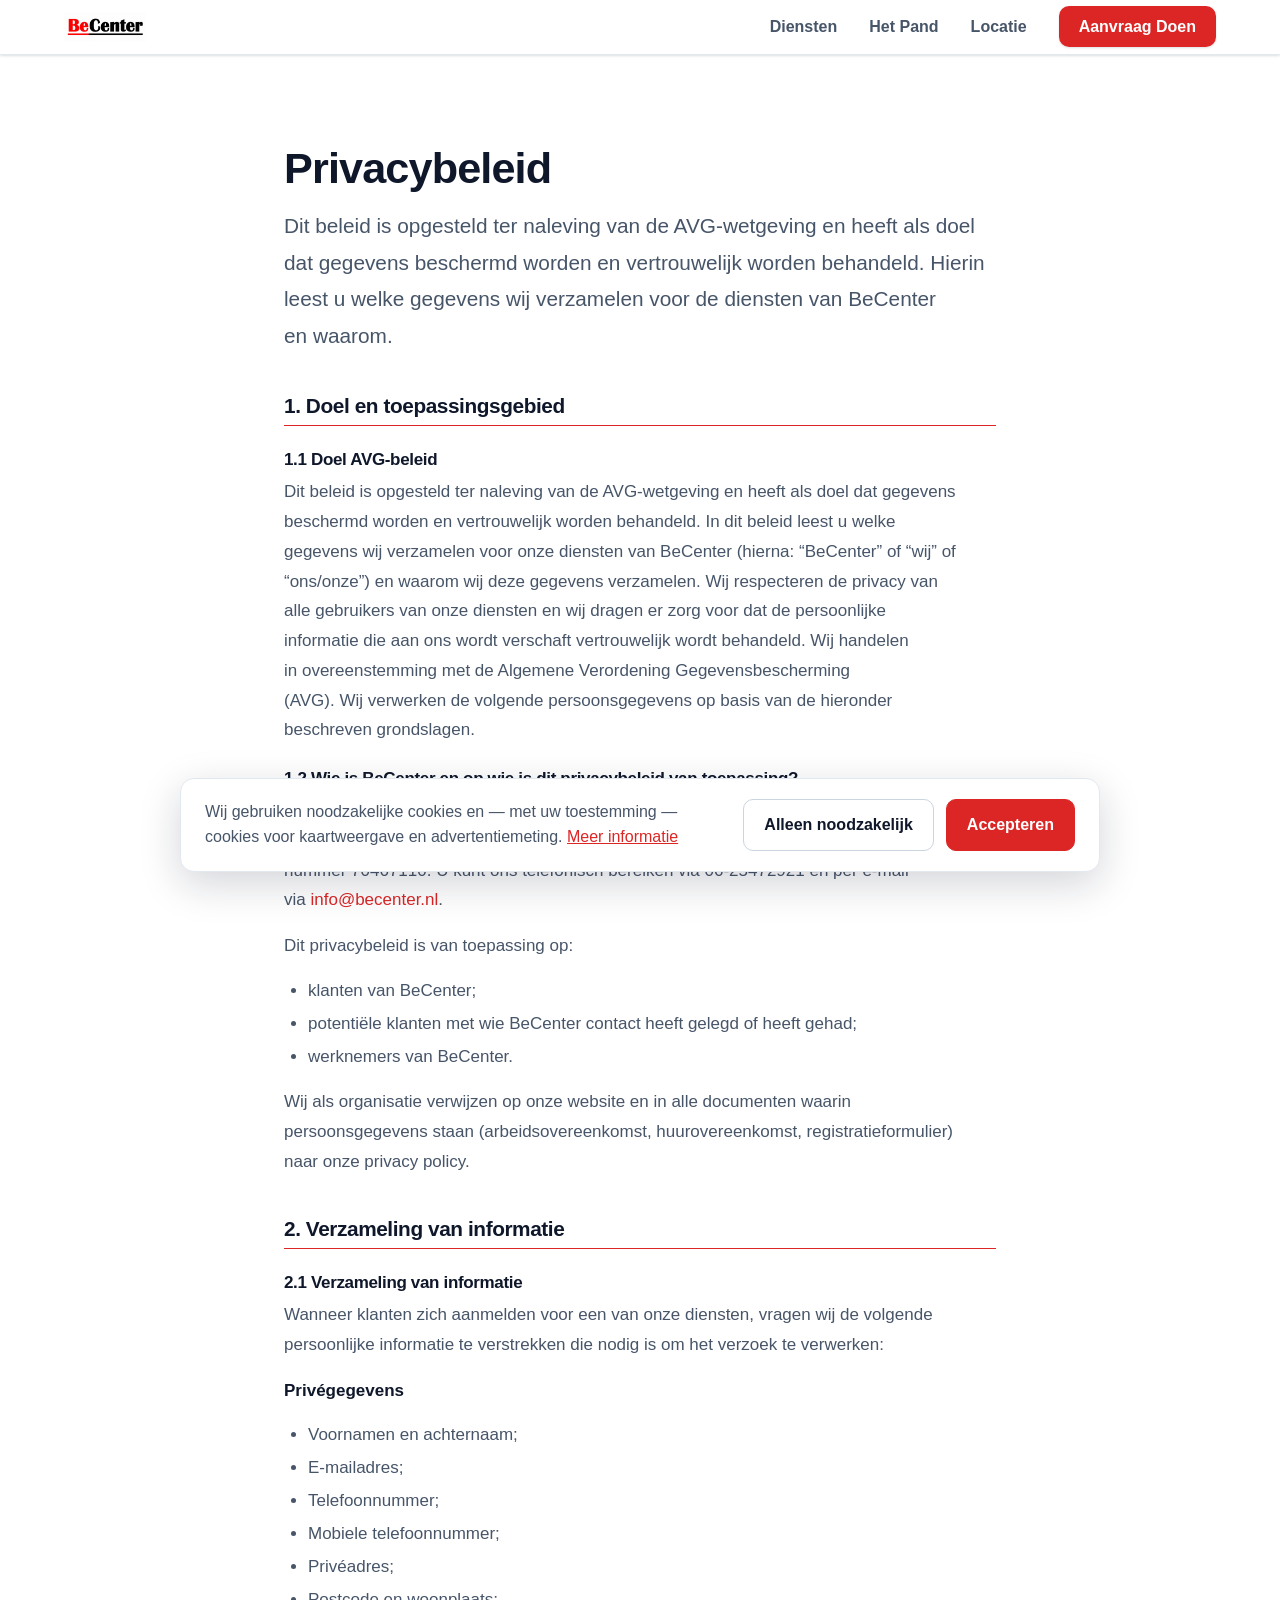
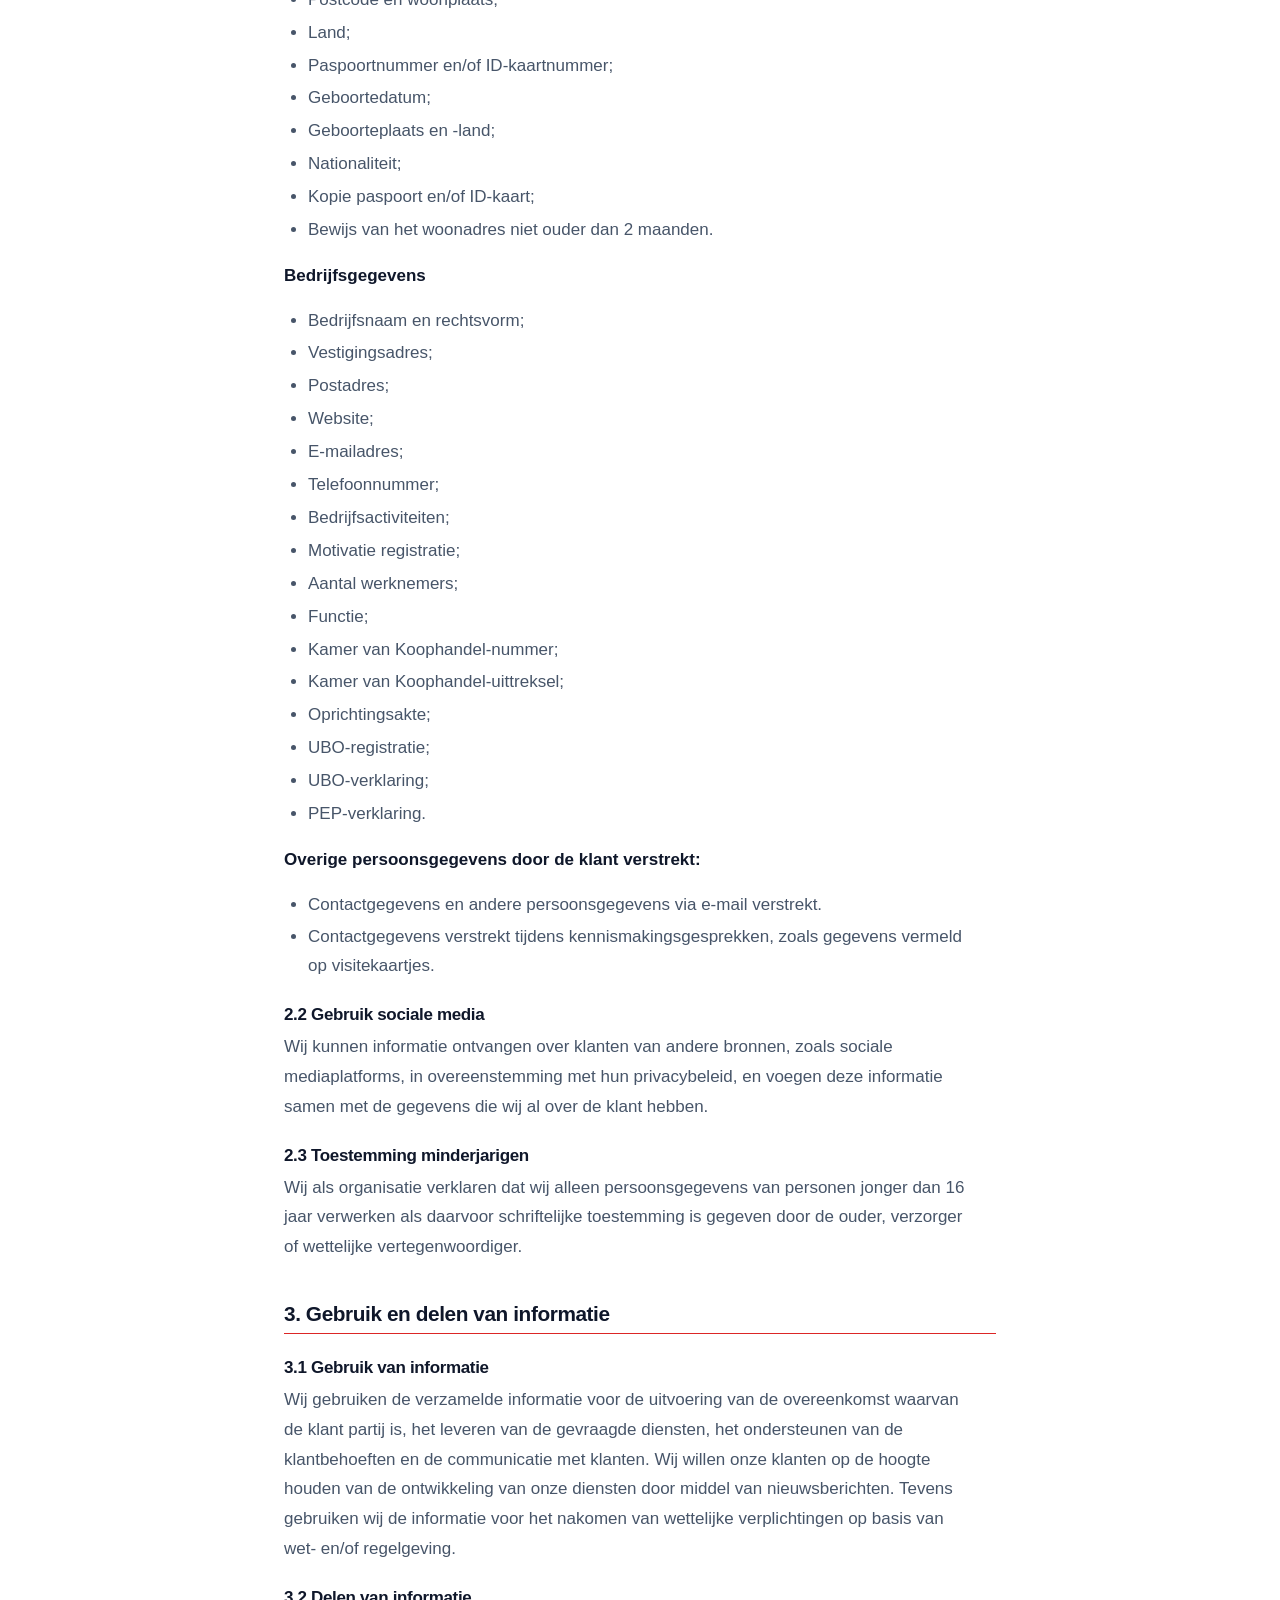
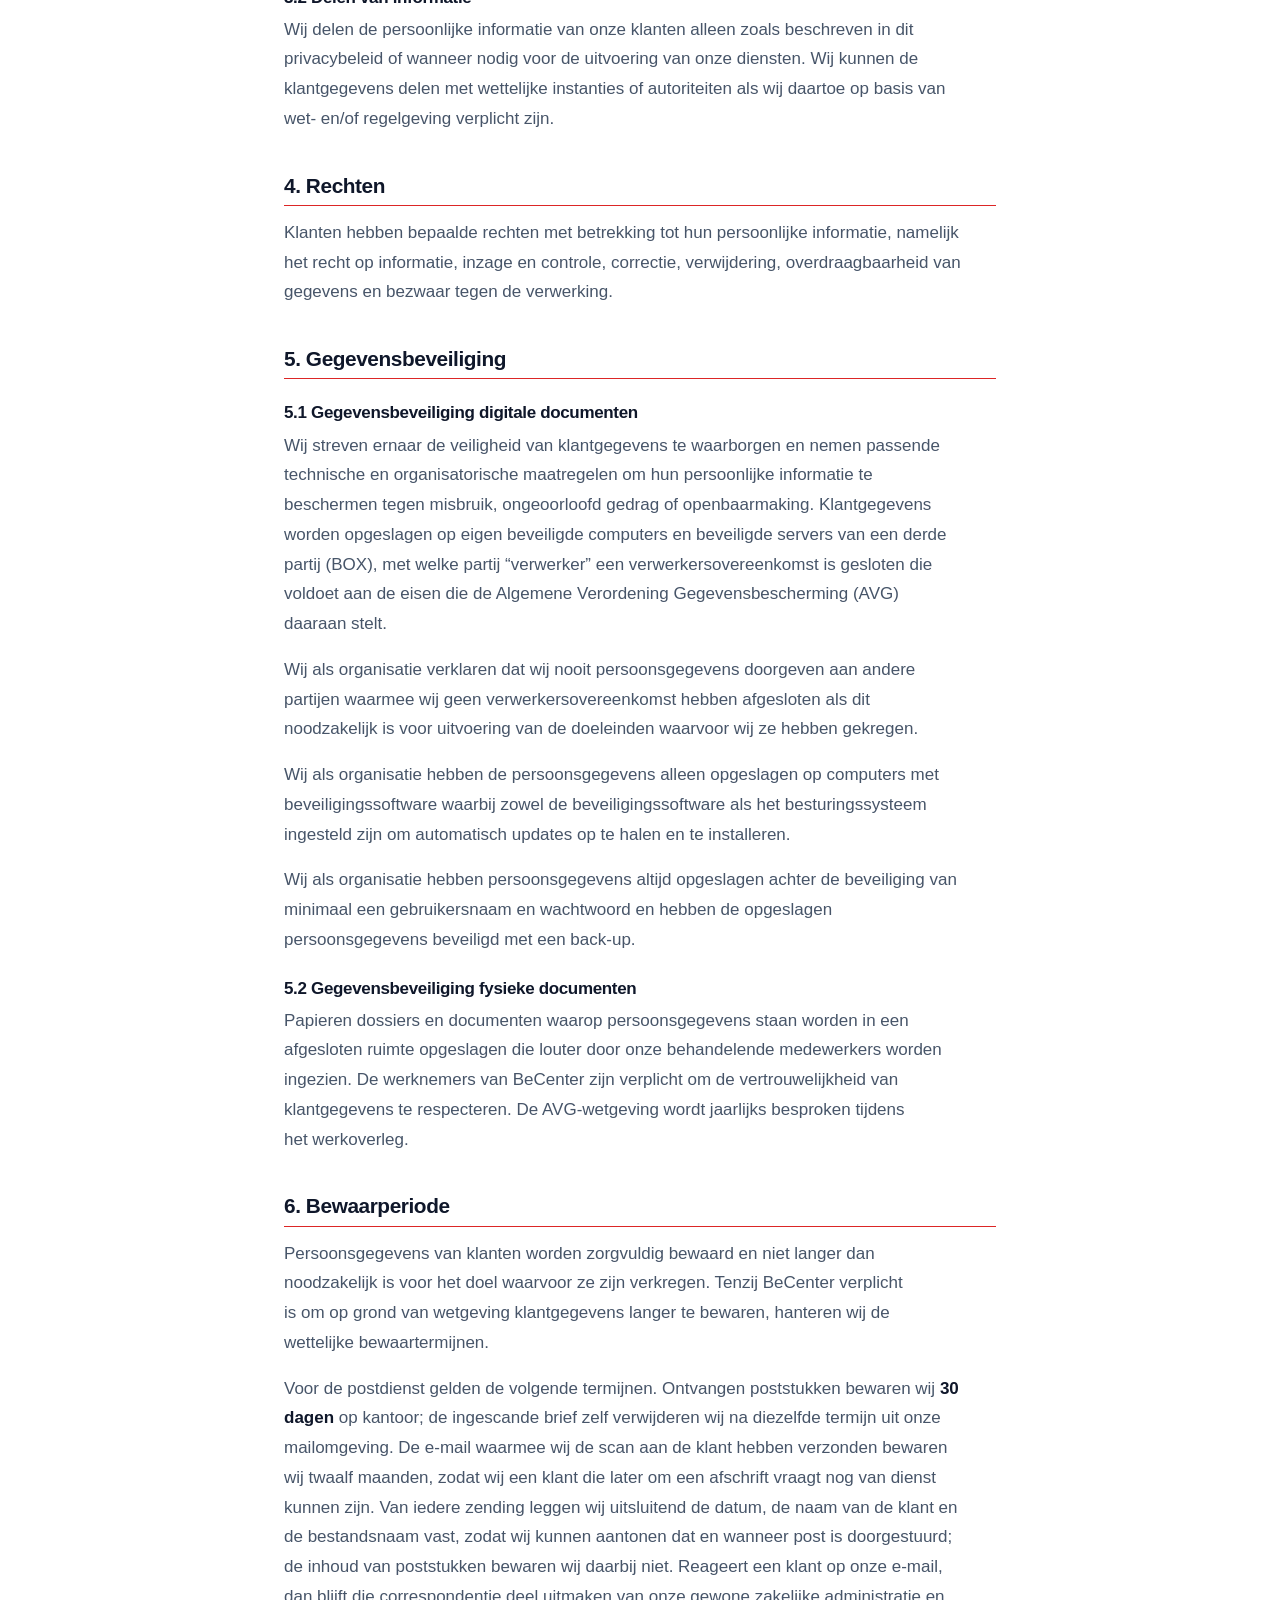
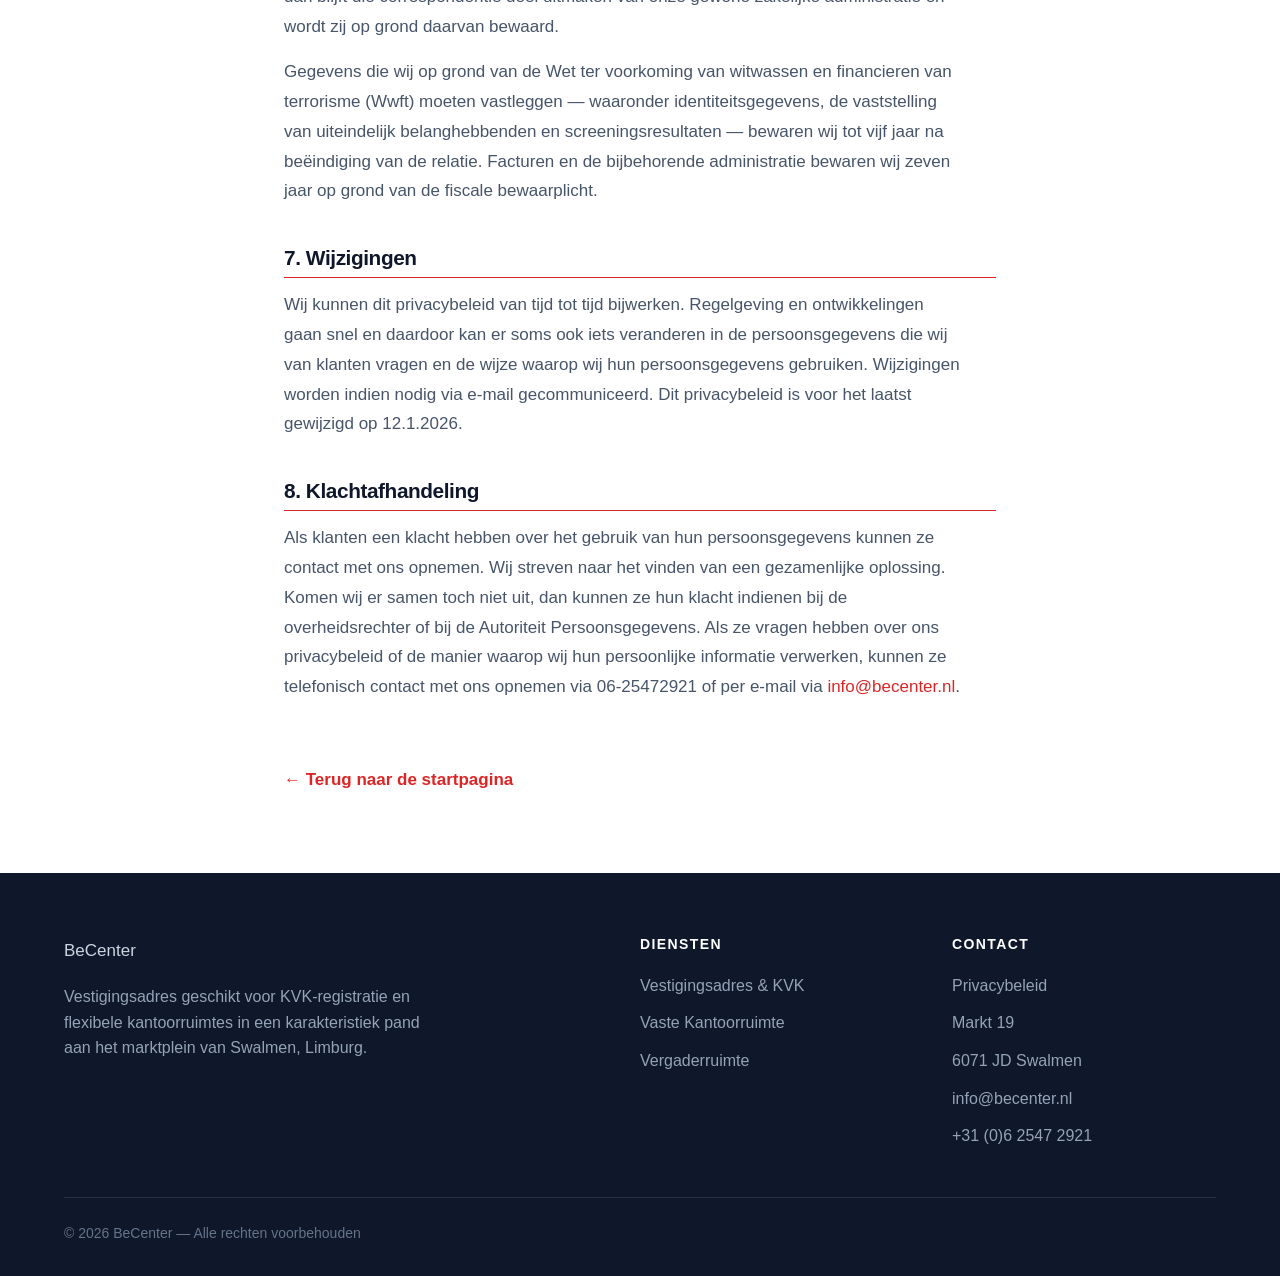
<file: privacybeleid.html>
<!DOCTYPE html>
<html lang="nl">
<head>
  <meta charset="UTF-8">
  <meta name="viewport" content="width=device-width, initial-scale=1.0">
  <title>Privacybeleid — BeCenter | Vestigingsadres Swalmen</title>
  <meta name="description" content="Privacybeleid van BeCenter — hoe wij omgaan met uw persoonsgegevens conform de AVG.">
  <meta name="robots" content="noindex, follow">
  <link rel="icon" href="data:image/svg+xml,%3Csvg xmlns='http://www.w3.org/2000/svg' viewBox='0 0 32 32'%3E%3Crect width='32' height='32' fill='%23ffffff' rx='4'/%3E%3Ctext x='50%25' y='50%25' dominant-baseline='central' text-anchor='middle' font-family='Georgia%2C serif' font-style='italic' font-weight='bold' font-size='14' fill='%23C41E1E'%3EBC%3C/text%3E%3C/svg%3E">
  <link rel="stylesheet" href="./base.css">
  <link rel="stylesheet" href="./style.css">
  <style>
    .legal { padding-top: calc(80px + var(--space-16)); padding-bottom: var(--space-20); }
    .legal__inner { max-width: 760px; margin: 0 auto; padding: 0 var(--space-6); }
    .legal h1 { font-size: var(--text-2xl); margin-bottom: var(--space-4); }
    .legal__intro { color: var(--color-text-muted); font-size: var(--text-lg); line-height: 1.7; margin-bottom: var(--space-10); }
    .legal h2 {
      font-size: var(--text-lg); color: var(--color-text);
      margin: var(--space-10) 0 var(--space-3);
      padding-bottom: var(--space-2); border-bottom: 1px solid var(--color-accent);
    }
    .legal h3 { font-size: var(--text-base); color: var(--color-text); margin: var(--space-6) 0 var(--space-2); }
    .legal p { color: var(--color-text-muted); line-height: 1.75; margin-bottom: var(--space-4); }
    .legal ul { margin: 0 0 var(--space-4) var(--space-6); }
    .legal li { color: var(--color-text-muted); line-height: 1.7; margin-bottom: var(--space-1); }
    .legal strong { color: var(--color-text); }
    .legal a { color: var(--color-accent); }
    .legal .back {
      display: inline-flex; align-items: center; gap: var(--space-2);
      margin-top: var(--space-12); font-weight: 600; color: var(--color-accent);
    }
  </style>
</head>
<body>

  <!-- ─── Navigation ─── -->
  <nav id="nav" class="nav nav--scrolled" aria-label="Hoofdnavigatie">
    <div class="nav__inner">
      <a href="./index.html" class="nav__logo" aria-label="BeCenter homepage"><img src="./Becenter.png" alt="BeCenter" class="nav__logo-img"></a>
      <ul class="nav__links" role="list">
        <li><a href="./index.html#diensten" class="nav__link">Diensten</a></li>
        <li><a href="./index.html#pand" class="nav__link">Het Pand</a></li>
        <li><a href="./index.html#locatie" class="nav__link">Locatie</a></li>
        <li><a href="./index.html#contact" class="nav__cta">Aanvraag Doen</a></li>
      </ul>
    </div>
  </nav>

  <!-- ─── Privacybeleid ─── -->
  <section class="legal">
    <div class="legal__inner">
      <h1>Privacybeleid</h1>
      <p class="legal__intro">Dit beleid is opgesteld ter naleving van de AVG-wetgeving en heeft als doel dat gegevens beschermd worden en vertrouwelijk worden behandeld. Hierin leest u welke gegevens wij verzamelen voor de diensten van BeCenter en waarom.</p>

      <h2>1. Doel en toepassingsgebied</h2>
      <h3>1.1 Doel AVG-beleid</h3>
      <p>Dit beleid is opgesteld ter naleving van de AVG-wetgeving en heeft als doel dat gegevens beschermd worden en vertrouwelijk worden behandeld. In dit beleid leest u welke gegevens wij verzamelen voor onze diensten van BeCenter (hierna: “BeCenter” of “wij” of “ons/onze”) en waarom wij deze gegevens verzamelen. Wij respecteren de privacy van alle gebruikers van onze diensten en wij dragen er zorg voor dat de persoonlijke informatie die aan ons wordt verschaft vertrouwelijk wordt behandeld. Wij handelen in overeenstemming met de Algemene Verordening Gegevensbescherming (AVG). Wij verwerken de volgende persoonsgegevens op basis van de hieronder beschreven grondslagen.</p>

      <h3>1.2 Wie is BeCenter en op wie is dit privacybeleid van toepassing?</h3>
      <p>BeCenter is gevestigd en kantoorhoudende te Markt 19, 6071 JD Swalmen en ingeschreven in het Handelsregister van de Kamer van Koophandel onder nummer 70467110. U kunt ons telefonisch bereiken via 06-25472921 en per e-mail via <a href="mailto:info@becenter.nl">info@becenter.nl</a>.</p>
      <p>Dit privacybeleid is van toepassing op:</p>
      <ul>
        <li>klanten van BeCenter;</li>
        <li>potentiële klanten met wie BeCenter contact heeft gelegd of heeft gehad;</li>
        <li>werknemers van BeCenter.</li>
      </ul>
      <p>Wij als organisatie verwijzen op onze website en in alle documenten waarin persoonsgegevens staan (arbeidsovereenkomst, huurovereenkomst, registratieformulier) naar onze privacy policy.</p>

      <h2>2. Verzameling van informatie</h2>
      <h3>2.1 Verzameling van informatie</h3>
      <p>Wanneer klanten zich aanmelden voor een van onze diensten, vragen wij de volgende persoonlijke informatie te verstrekken die nodig is om het verzoek te verwerken:</p>
      <p><strong>Privégegevens</strong></p>
      <ul>
        <li>Voornamen en achternaam;</li>
        <li>E-mailadres;</li>
        <li>Telefoonnummer;</li>
        <li>Mobiele telefoonnummer;</li>
        <li>Privéadres;</li>
        <li>Postcode en woonplaats;</li>
        <li>Land;</li>
        <li>Paspoortnummer en/of ID-kaartnummer;</li>
        <li>Geboortedatum;</li>
        <li>Geboorteplaats en -land;</li>
        <li>Nationaliteit;</li>
        <li>Kopie paspoort en/of ID-kaart;</li>
        <li>Bewijs van het woonadres niet ouder dan 2 maanden.</li>
      </ul>
      <p><strong>Bedrijfsgegevens</strong></p>
      <ul>
        <li>Bedrijfsnaam en rechtsvorm;</li>
        <li>Vestigingsadres;</li>
        <li>Postadres;</li>
        <li>Website;</li>
        <li>E-mailadres;</li>
        <li>Telefoonnummer;</li>
        <li>Bedrijfsactiviteiten;</li>
        <li>Motivatie registratie;</li>
        <li>Aantal werknemers;</li>
        <li>Functie;</li>
        <li>Kamer van Koophandel-nummer;</li>
        <li>Kamer van Koophandel-uittreksel;</li>
        <li>Oprichtingsakte;</li>
        <li>UBO-registratie;</li>
        <li>UBO-verklaring;</li>
        <li>PEP-verklaring.</li>
      </ul>
      <p><strong>Overige persoonsgegevens door de klant verstrekt:</strong></p>
      <ul>
        <li>Contactgegevens en andere persoonsgegevens via e-mail verstrekt.</li>
        <li>Contactgegevens verstrekt tijdens kennismakingsgesprekken, zoals gegevens vermeld op visitekaartjes.</li>
      </ul>

      <h3>2.2 Gebruik sociale media</h3>
      <p>Wij kunnen informatie ontvangen over klanten van andere bronnen, zoals sociale mediaplatforms, in overeenstemming met hun privacybeleid, en voegen deze informatie samen met de gegevens die wij al over de klant hebben.</p>

      <h3>2.3 Toestemming minderjarigen</h3>
      <p>Wij als organisatie verklaren dat wij alleen persoonsgegevens van personen jonger dan 16 jaar verwerken als daarvoor schriftelijke toestemming is gegeven door de ouder, verzorger of wettelijke vertegenwoordiger.</p>

      <h2>3. Gebruik en delen van informatie</h2>
      <h3>3.1 Gebruik van informatie</h3>
      <p>Wij gebruiken de verzamelde informatie voor de uitvoering van de overeenkomst waarvan de klant partij is, het leveren van de gevraagde diensten, het ondersteunen van de klantbehoeften en de communicatie met klanten. Wij willen onze klanten op de hoogte houden van de ontwikkeling van onze diensten door middel van nieuwsberichten. Tevens gebruiken wij de informatie voor het nakomen van wettelijke verplichtingen op basis van wet- en/of regelgeving.</p>

      <h3>3.2 Delen van informatie</h3>
      <p>Wij delen de persoonlijke informatie van onze klanten alleen zoals beschreven in dit privacybeleid of wanneer nodig voor de uitvoering van onze diensten. Wij kunnen de klantgegevens delen met wettelijke instanties of autoriteiten als wij daartoe op basis van wet- en/of regelgeving verplicht zijn.</p>

      <h2>4. Rechten</h2>
      <p>Klanten hebben bepaalde rechten met betrekking tot hun persoonlijke informatie, namelijk het recht op informatie, inzage en controle, correctie, verwijdering, overdraagbaarheid van gegevens en bezwaar tegen de verwerking.</p>

      <h2>5. Gegevensbeveiliging</h2>
      <h3>5.1 Gegevensbeveiliging digitale documenten</h3>
      <p>Wij streven ernaar de veiligheid van klantgegevens te waarborgen en nemen passende technische en organisatorische maatregelen om hun persoonlijke informatie te beschermen tegen misbruik, ongeoorloofd gedrag of openbaarmaking. Klantgegevens worden opgeslagen op eigen beveiligde computers en beveiligde servers van een derde partij (BOX), met welke partij “verwerker” een verwerkersovereenkomst is gesloten die voldoet aan de eisen die de Algemene Verordening Gegevensbescherming (AVG) daaraan stelt.</p>
      <p>Wij als organisatie verklaren dat wij nooit persoonsgegevens doorgeven aan andere partijen waarmee wij geen verwerkersovereenkomst hebben afgesloten als dit noodzakelijk is voor uitvoering van de doeleinden waarvoor wij ze hebben gekregen.</p>
      <p>Wij als organisatie hebben de persoonsgegevens alleen opgeslagen op computers met beveiligingssoftware waarbij zowel de beveiligingssoftware als het besturingssysteem ingesteld zijn om automatisch updates op te halen en te installeren.</p>
      <p>Wij als organisatie hebben persoonsgegevens altijd opgeslagen achter de beveiliging van minimaal een gebruikersnaam en wachtwoord en hebben de opgeslagen persoonsgegevens beveiligd met een back-up.</p>

      <h3>5.2 Gegevensbeveiliging fysieke documenten</h3>
      <p>Papieren dossiers en documenten waarop persoonsgegevens staan worden in een afgesloten ruimte opgeslagen die louter door onze behandelende medewerkers worden ingezien. De werknemers van BeCenter zijn verplicht om de vertrouwelijkheid van klantgegevens te respecteren. De AVG-wetgeving wordt jaarlijks besproken tijdens het werkoverleg.</p>

      <h2>6. Bewaarperiode</h2>
      <p>Persoonsgegevens van klanten worden zorgvuldig bewaard en niet langer dan noodzakelijk is voor het doel waarvoor ze zijn verkregen. Tenzij BeCenter verplicht is om op grond van wetgeving klantgegevens langer te bewaren, hanteren wij de wettelijke bewaartermijnen.</p>
      <p>Voor de postdienst gelden de volgende termijnen. Ontvangen poststukken bewaren wij <strong>30 dagen</strong> op kantoor; de ingescande brief zelf verwijderen wij na diezelfde termijn uit onze mailomgeving. De e-mail waarmee wij de scan aan de klant hebben verzonden bewaren wij twaalf maanden, zodat wij een klant die later om een afschrift vraagt nog van dienst kunnen zijn. Van iedere zending leggen wij uitsluitend de datum, de naam van de klant en de bestandsnaam vast, zodat wij kunnen aantonen dat en wanneer post is doorgestuurd; de inhoud van poststukken bewaren wij daarbij niet. Reageert een klant op onze e-mail, dan blijft die correspondentie deel uitmaken van onze gewone zakelijke administratie en wordt zij op grond daarvan bewaard.</p>
      <p>Gegevens die wij op grond van de Wet ter voorkoming van witwassen en financieren van terrorisme (Wwft) moeten vastleggen — waaronder identiteitsgegevens, de vaststelling van uiteindelijk belanghebbenden en screeningsresultaten — bewaren wij tot vijf jaar na beëindiging van de relatie. Facturen en de bijbehorende administratie bewaren wij zeven jaar op grond van de fiscale bewaarplicht.</p>

      <h2>7. Wijzigingen</h2>
      <p>Wij kunnen dit privacybeleid van tijd tot tijd bijwerken. Regelgeving en ontwikkelingen gaan snel en daardoor kan er soms ook iets veranderen in de persoonsgegevens die wij van klanten vragen en de wijze waarop wij hun persoonsgegevens gebruiken. Wijzigingen worden indien nodig via e-mail gecommuniceerd. Dit privacybeleid is voor het laatst gewijzigd op 12.1.2026.</p>

      <h2>8. Klachtafhandeling</h2>
      <p>Als klanten een klacht hebben over het gebruik van hun persoonsgegevens kunnen ze contact met ons opnemen. Wij streven naar het vinden van een gezamenlijke oplossing. Komen wij er samen toch niet uit, dan kunnen ze hun klacht indienen bij de overheidsrechter of bij de Autoriteit Persoonsgegevens. Als ze vragen hebben over ons privacybeleid of de manier waarop wij hun persoonlijke informatie verwerken, kunnen ze telefonisch contact met ons opnemen via 06-25472921 of per e-mail via <a href="mailto:info@becenter.nl">info@becenter.nl</a>.</p>

      <a href="./index.html" class="back">← Terug naar de startpagina</a>
    </div>
  </section>

  <!-- ─── Footer ─── -->
  <footer class="footer">
    <div class="footer__inner">
      <div class="footer__top">
        <div class="footer__brand">
          <div class="footer__brand-logo">
            <span class="footer__brand-name">BeCenter</span>
          </div>
          <p class="footer__brand-desc">Vestigingsadres geschikt voor KVK-registratie en flexibele kantoorruimtes in een karakteristiek pand aan het marktplein van Swalmen, Limburg.</p>
        </div>
        <div>
          <h3 class="footer__col-title">Diensten</h3>
          <ul class="footer__links" role="list">
            <li><a href="./index.html#diensten">Vestigingsadres &amp; KVK</a></li>
            <li><a href="./index.html#diensten">Vaste Kantoorruimte</a></li>
            <li><a href="./index.html#diensten">Vergaderruimte</a></li>
          </ul>
        </div>
        <div>
          <h3 class="footer__col-title">Contact</h3>
          <ul class="footer__links" role="list">
            <li><a href="./privacybeleid.html">Privacybeleid</a></li>
            <li>Markt 19</li>
            <li>6071 JD Swalmen</li>
            <li><a href="mailto:info@becenter.nl">info@becenter.nl</a></li>
            <li><a href="tel:+31625472921">+31 (0)6 2547 2921</a></li>
          </ul>
        </div>
      </div>
      <div class="footer__bottom">
        <p class="footer__copyright">© 2026 BeCenter — Alle rechten voorbehouden</p>
      </div>
    </div>
  </footer>

  <script src="./cookie.js?v=3"></script>
</body>
</html>
</file>
<file: base.css>
/* base.css — BeCenter.nl Design System */

*, *::before, *::after { box-sizing: border-box; margin: 0; padding: 0; }

html {
  -moz-text-size-adjust: none;
  -webkit-text-size-adjust: none;
  text-size-adjust: none;
  -webkit-font-smoothing: antialiased;
  -moz-osx-font-smoothing: grayscale;
  text-rendering: optimizeLegibility;
  scroll-behavior: smooth;
  hanging-punctuation: first last;
  scroll-padding-top: 5rem;
}

body {
  min-height: 100dvh;
  line-height: 1.6;
  font-family: var(--font-body, sans-serif);
  font-size: var(--text-base);
  color: var(--color-text);
  background-color: var(--color-bg);
}

img, picture, video, canvas, svg { display: block; max-width: 100%; height: auto; }
ul[role="list"], ol[role="list"] { list-style: none; }
input, button, textarea, select { font: inherit; color: inherit; }

h1, h2, h3, h4, h5, h6 { text-wrap: balance; line-height: 1.15; }
p, li, figcaption { text-wrap: pretty; max-width: 72ch; }

::selection {
  background: rgba(201, 169, 110, 0.3);
  color: #fff;
}

:focus-visible {
  outline: 2px solid var(--color-accent);
  outline-offset: 3px;
  border-radius: 2px;
}

@media (prefers-reduced-motion: reduce) {
  *, *::before, *::after {
    animation-duration: 0.01ms !important;
    animation-iteration-count: 1 !important;
    transition-duration: 0.01ms !important;
    scroll-behavior: auto !important;
  }
}

button { cursor: pointer; background: none; border: none; }
table { border-collapse: collapse; width: 100%; }

a, button, [role="button"], [role="link"], input, textarea, select {
  transition: color 180ms cubic-bezier(0.16, 1, 0.3, 1),
              background 180ms cubic-bezier(0.16, 1, 0.3, 1),
              border-color 180ms cubic-bezier(0.16, 1, 0.3, 1),
              box-shadow 180ms cubic-bezier(0.16, 1, 0.3, 1),
              transform 180ms cubic-bezier(0.16, 1, 0.3, 1),
              opacity 180ms cubic-bezier(0.16, 1, 0.3, 1);
}

.sr-only {
  position: absolute; width: 1px; height: 1px; padding: 0; margin: -1px;
  overflow: hidden; clip: rect(0, 0, 0, 0); white-space: nowrap; border-width: 0;
}
</file>
<file: style.css>
/* style.css — buroadresseniederlande.com
   Modern, helder, zakelijk thema (licht + blauw) — gericht op Duitse ondernemers */

/* ═══════════════════════════════════════════
   DESIGN TOKENS
   ═══════════════════════════════════════════ */
:root {
  /* Typografie — strakke, moderne sans-serif */
  --font-display: -apple-system, BlinkMacSystemFont, "Segoe UI", Roboto, Helvetica, Arial, sans-serif;
  --font-body: -apple-system, BlinkMacSystemFont, "Segoe UI", Roboto, Helvetica, Arial, sans-serif;

  /* Type-schaal */
  --text-xs:   clamp(0.75rem,  0.7rem  + 0.25vw, 0.875rem);
  --text-sm:   clamp(0.875rem, 0.82rem + 0.3vw,  1rem);
  --text-base: clamp(1rem,     0.96rem + 0.2vw,  1.0625rem);
  --text-lg:   clamp(1.125rem, 1.05rem + 0.4vw,  1.3rem);
  --text-xl:   clamp(1.35rem,  1.1rem  + 1vw,    1.8rem);
  --text-2xl:  clamp(1.8rem,   1.3rem  + 2vw,    2.7rem);
  --text-3xl:  clamp(2.2rem,   1.4rem  + 3vw,    3.4rem);

  /* Spacing */
  --space-1:0.25rem; --space-2:0.5rem; --space-3:0.75rem; --space-4:1rem;
  --space-5:1.25rem; --space-6:1.5rem; --space-7:1.75rem; --space-8:2rem;
  --space-10:2.5rem; --space-12:3rem; --space-16:4rem; --space-20:5rem;
  --space-24:6rem; --space-32:8rem;

  /* Kleuren — licht thema */
  --color-bg:        #ffffff;
  --color-surface:   #f8fafc;
  --color-surface-2: #f1f5f9;
  --color-surface-3: #e9eef5;
  --color-border:    #e2e8f0;
  --color-border-2:  #cbd5e1;
  --color-divider:   #e2e8f0;

  --color-text:       #0f172a;
  --color-text-muted: #475569;
  --color-text-faint: #94a3b8;

  /* Accent — merkrood */
  --color-accent:        #DC2626;
  --color-accent-hover:  #B91C1C;
  --color-accent-dark:   #991B1B;
  --color-accent-soft:   #fef2f2;
  --color-accent-muted:  rgba(220, 38, 38, 0.12);

  /* Donkere sectie (voor contrast-blokken zoals footer/stats) */
  --color-ink:        #0f172a;
  --color-ink-2:      #1e293b;

  /* Radius */
  --radius-sm:0.375rem; --radius-md:0.625rem; --radius-lg:0.875rem;
  --radius-xl:1.25rem; --radius-2xl:1.75rem;

  /* Transities */
  --ease-out: cubic-bezier(0.16, 1, 0.3, 1);
  --transition: 200ms cubic-bezier(0.16, 1, 0.3, 1);

  /* Schaduwen — zacht, modern */
  --shadow-sm: 0 1px 2px rgba(15,23,42,0.06), 0 1px 3px rgba(15,23,42,0.08);
  --shadow-md: 0 4px 6px rgba(15,23,42,0.05), 0 10px 20px rgba(15,23,42,0.08);
  --shadow-lg: 0 12px 24px rgba(15,23,42,0.08), 0 24px 48px rgba(15,23,42,0.10);
  --shadow-blue: 0 8px 24px rgba(37,99,235,0.25);

  --content-wide: 1200px;
}

/* ═══════════════════════════════════════════
   BASIS
   ═══════════════════════════════════════════ */
body {
  font-family: var(--font-body);
  color: var(--color-text);
  background: var(--color-bg);
  font-size: var(--text-base);
}

h1, h2, h3, h4 {
  font-family: var(--font-display);
  color: var(--color-text);
  font-weight: 700;
  letter-spacing: -0.02em;
  line-height: 1.12;
}

a { color: var(--color-accent); text-decoration: none; }
a:hover { color: var(--color-accent-hover); }

.container {
  max-width: var(--content-wide);
  margin: 0 auto;
  padding: 0 var(--space-6);
}

.section { padding: clamp(var(--space-16), 7vw, var(--space-32)) 0; }

.section__label {
  display: inline-block;
  font-size: var(--text-xs);
  font-weight: 700;
  letter-spacing: 0.12em;
  text-transform: uppercase;
  color: var(--color-accent);
  margin-bottom: var(--space-3);
}

.section__title {
  font-size: var(--text-2xl);
  margin-bottom: var(--space-5);
  max-width: 22ch;
}

.section__text, .section__sub {
  font-size: var(--text-lg);
  color: var(--color-text-muted);
  max-width: 60ch;
  line-height: 1.65;
}

.section__header { margin-bottom: var(--space-12); }

/* ═══════════════════════════════════════════
   NAVIGATIE
   ═══════════════════════════════════════════ */
.nav {
  position: fixed;
  top: 0; left: 0; right: 0;
  z-index: 100;
  padding: var(--space-4) 0;
  background: #ffffff;
  border-bottom: 1px solid transparent;
  transition: padding var(--transition), border-color var(--transition), box-shadow var(--transition);
}
.nav--scrolled {
  padding: var(--space-3) 0;
  border-bottom-color: var(--color-border);
  box-shadow: var(--shadow-sm);
}
.nav__inner {
  max-width: var(--content-wide);
  margin: 0 auto;
  padding: 0 var(--space-6);
  display: flex; align-items: center; justify-content: space-between;
}
.nav__logo { display: flex; align-items: center; }
.nav__logo-img {
  height: 30px; width: auto; display: block;
}

.nav__links { display: flex; align-items: center; gap: var(--space-8); list-style: none; }
.nav__link {
  font-size: var(--text-sm); font-weight: 600;
  color: var(--color-text-muted);
  position: relative;
}
.nav__link:hover { color: var(--color-text); }
.nav__link::after {
  content: ''; position: absolute; bottom: -5px; left: 0;
  width: 0; height: 2px; background: var(--color-accent);
  border-radius: 2px; transition: width var(--transition);
}
.nav__link:hover::after { width: 100%; }

.nav__cta {
  font-size: var(--text-sm); font-weight: 700;
  color: #fff; background: var(--color-accent);
  padding: var(--space-3) var(--space-5);
  border-radius: var(--radius-md);
  box-shadow: var(--shadow-sm);
  transition: background var(--transition), transform var(--transition), box-shadow var(--transition);
}
.nav__cta:hover {
  background: var(--color-accent-hover); color: #fff;
  transform: translateY(-1px); box-shadow: var(--shadow-blue);
}

.nav__hamburger {
  display: none; flex-direction: column; gap: 5px;
  padding: var(--space-2); z-index: 101;
}
.nav__hamburger span {
  display: block; width: 24px; height: 2px;
  background: var(--color-text); border-radius: 2px;
  transition: transform var(--transition), opacity var(--transition);
}
.nav__hamburger.active span:nth-child(1) { transform: translateY(7px) rotate(45deg); }
.nav__hamburger.active span:nth-child(2) { opacity: 0; }
.nav__hamburger.active span:nth-child(3) { transform: translateY(-7px) rotate(-45deg); }

@media (max-width: 860px) {
  .nav__hamburger { display: flex; }
  .nav__links {
    position: fixed; inset: 0;
    background: #fff;
    flex-direction: column; justify-content: center;
    gap: var(--space-6);
    opacity: 0; pointer-events: none;
    transition: opacity var(--transition);
  }
  .nav__links.open { opacity: 1; pointer-events: auto; }
  .nav__link { font-size: var(--text-xl); }
  .nav__cta { font-size: var(--text-lg); padding: var(--space-3) var(--space-8); }
}

/* ═══════════════════════════════════════════
   HERO
   ═══════════════════════════════════════════ */
.hero {
  padding-top: calc(76px + var(--space-16));
  padding-bottom: var(--space-20);
  background:
    radial-gradient(1200px 500px at 80% -10%, var(--color-accent-soft), transparent 60%),
    linear-gradient(180deg, #ffffff 0%, var(--color-surface) 100%);
}
.hero__inner {
  max-width: var(--content-wide); margin: 0 auto; padding: 0 var(--space-6);
  display: grid; grid-template-columns: 1.05fr 0.95fr;
  gap: var(--space-16); align-items: center;
}
.hero__content { display: flex; flex-direction: column; align-items: flex-start; }
.hero__title {
  font-size: var(--text-3xl);
  margin-bottom: var(--space-5);
  letter-spacing: -0.03em;
}
.hero__subtitle {
  font-size: var(--text-lg);
  color: var(--color-text-muted);
  line-height: 1.65; margin-bottom: var(--space-8);
  max-width: 46ch;
}
.hero__trust { display: flex; flex-wrap: wrap; gap: var(--space-3); margin-bottom: var(--space-8); }
.hero__trust-item {
  display: inline-flex; align-items: center; gap: var(--space-2);
  font-size: var(--text-sm); font-weight: 600;
  color: var(--color-text);
  background: #fff;
  border: 1px solid var(--color-border);
  padding: var(--space-2) var(--space-4);
  border-radius: 100px;
  box-shadow: var(--shadow-sm);
}
.hero__trust-item::before {
  content: '✓'; color: var(--color-accent); font-weight: 800;
}
.hero__actions { display: flex; gap: var(--space-4); flex-wrap: wrap; }
.hero__cta {
  display: inline-flex; align-items: center; gap: var(--space-3);
  font-size: var(--text-base); font-weight: 700;
  color: #fff; background: var(--color-accent);
  padding: var(--space-4) var(--space-8);
  border-radius: var(--radius-md);
  box-shadow: var(--shadow-blue);
  transition: background var(--transition), transform var(--transition), box-shadow var(--transition);
}
.hero__cta:hover {
  background: var(--color-accent-hover); color: #fff;
  transform: translateY(-2px);
  box-shadow: 0 12px 32px rgba(37,99,235,0.35);
}

.hero__image-col { position: relative; }
.hero__image-wrapper {
  position: relative; border-radius: var(--radius-2xl); overflow: hidden;
  box-shadow: var(--shadow-lg);
  border: 1px solid var(--color-border);
}
.hero__image-wrapper img {
  width: 100%; height: auto; display: block;
  aspect-ratio: 4/3; object-fit: cover;
}

@media (max-width: 860px) {
  .hero { padding-top: calc(68px + var(--space-10)); padding-bottom: var(--space-12); }
  .hero__inner { grid-template-columns: 1fr; gap: var(--space-10); }
  .hero__image-col { order: -1; }
}

/* ═══════════════════════════════════════════
   STATS BAR
   ═══════════════════════════════════════════ */
.stats { background: var(--color-ink); }
.stats__inner {
  max-width: var(--content-wide); margin: 0 auto;
  padding: var(--space-10) var(--space-6);
  display: grid; grid-template-columns: repeat(3, 1fr); gap: var(--space-8);
}
.stats__inner > div {
  text-align: center;
  padding: 0 var(--space-4);
  border-left: 1px solid rgba(255,255,255,0.12);
}
.stats__inner > div:first-child { border-left: none; }
.stat__value {
  font-family: var(--font-display);
  font-size: var(--text-lg); font-weight: 700;
  color: #fff; margin-bottom: var(--space-2); line-height: 1.3;
}
.stat__label {
  font-size: var(--text-xs); font-weight: 600;
  color: #f87171;
  text-transform: uppercase; letter-spacing: 0.1em;
}
@media (max-width: 760px) {
  .stats__inner { grid-template-columns: 1fr; gap: var(--space-6); }
  .stats__inner > div { border-left: none; padding-bottom: var(--space-6); border-bottom: 1px solid rgba(255,255,255,0.12); }
  .stats__inner > div:last-child { border-bottom: none; padding-bottom: 0; }
}

/* ═══════════════════════════════════════════
   OVER (ABOUT)
   ═══════════════════════════════════════════ */
.about__grid {
  display: grid; grid-template-columns: 1fr 1fr;
  gap: var(--space-12); align-items: center;
  margin-top: var(--space-12);
}
.about__image-wrapper {
  position: relative; overflow: hidden;
  border-radius: var(--radius-xl);
  box-shadow: var(--shadow-md);
  border: 1px solid var(--color-border);
}
.about__image-wrapper img {
  width: 100%; height: 100%; object-fit: cover; aspect-ratio: 4/3;
}
.about__image-accent { display: none; }

.about__cards { display: grid; grid-template-columns: 1fr 1fr; gap: var(--space-4); }
.about__card {
  padding: var(--space-6);
  background: #fff;
  border: 1px solid var(--color-border);
  border-radius: var(--radius-lg);
  transition: border-color var(--transition), box-shadow var(--transition), transform var(--transition);
}
.about__card:hover {
  border-color: var(--color-accent);
  box-shadow: var(--shadow-md);
  transform: translateY(-3px);
}
.about__card-title {
  font-size: var(--text-base); font-weight: 700;
  margin-bottom: var(--space-2);
  padding-left: var(--space-4); position: relative;
}
.about__card-title::before {
  content: ''; position: absolute; left: 0; top: 4px; bottom: 4px;
  width: 4px; border-radius: 4px; background: var(--color-accent);
}
.about__card-desc { font-size: var(--text-sm); color: var(--color-text-muted); line-height: 1.6; }

@media (max-width: 860px) {
  .about__grid { grid-template-columns: 1fr; gap: var(--space-8); }
  .about__cards { grid-template-columns: 1fr; }
}

/* ═══════════════════════════════════════════
   DIVIDER
   ═══════════════════════════════════════════ */
.divider { max-width: var(--content-wide); margin: 0 auto; padding: 0 var(--space-6); }
.divider__line { height: 1px; background: var(--color-border); }

/* ═══════════════════════════════════════════
   DIENSTEN (SERVICES)
   ═══════════════════════════════════════════ */
.services { background: var(--color-surface); }
.services__grid {
  display: grid; gap: var(--space-5); margin-top: var(--space-12);
}
.services__grid--four { grid-template-columns: repeat(3, 1fr); }

.service-card {
  position: relative;
  padding: var(--space-7) var(--space-6);
  background: #fff;
  border: 1px solid var(--color-border);
  border-radius: var(--radius-xl);
  display: flex; flex-direction: column;
  transition: border-color var(--transition), transform var(--transition), box-shadow var(--transition);
}
.service-card:hover {
  border-color: var(--color-accent);
  transform: translateY(-5px);
  box-shadow: var(--shadow-lg);
}
.service-card--featured {
  border-color: var(--color-accent);
  box-shadow: 0 0 0 1px var(--color-accent), var(--shadow-md);
}
.service-card__badge {
  display: inline-block; align-self: flex-start;
  font-size: var(--text-xs); font-weight: 700;
  letter-spacing: 0.06em; text-transform: uppercase;
  color: #fff; background: var(--color-accent);
  padding: var(--space-1) var(--space-3);
  border-radius: 100px; margin-bottom: var(--space-4);
}
/* Niet-featured kaarten: titel uitlijnen op gelijke hoogte als featured */
.service-card:not(.service-card--featured) .service-card__title {
  margin-top: calc(var(--text-xs) + var(--space-1) * 2 + var(--space-4));
}
.service-card__title {
  font-size: var(--text-lg); font-weight: 700;
  margin-bottom: var(--space-3); line-height: 1.2;
  overflow-wrap: break-word; hyphens: auto;
}
.service-card__desc {
  font-size: var(--text-sm); color: var(--color-text-muted);
  line-height: 1.55; margin-bottom: var(--space-5);
}
.service-card__features {
  list-style: none; padding: 0; margin: 0 0 auto;
  display: flex; flex-direction: column; gap: var(--space-3);
}
.service-card__feature {
  display: flex; align-items: flex-start; gap: var(--space-3);
  font-size: var(--text-sm); color: var(--color-text); line-height: 1.45;
}
.service-card__feature::before {
  content: ''; flex-shrink: 0; margin-top: 2px;
  width: 18px; height: 18px; border-radius: 50%;
  background-color: var(--color-accent-soft);
  background-image: url("data:image/svg+xml,%3Csvg xmlns='http://www.w3.org/2000/svg' width='12' height='12' viewBox='0 0 24 24' fill='none' stroke='%23DC2626' stroke-width='3' stroke-linecap='round' stroke-linejoin='round'%3E%3Cpolyline points='20 6 9 17 4 12'/%3E%3C/svg%3E");
  background-repeat: no-repeat; background-position: center;
}
.service-card__price {
  margin-top: var(--space-7); padding-top: var(--space-5);
  border-top: 1px solid var(--color-border);
}
.service-card__price-label {
  font-size: var(--text-xs); color: var(--color-text-faint);
  text-transform: uppercase; letter-spacing: 0.08em; margin-bottom: var(--space-1);
}
.service-card__price-value {
  font-family: var(--font-display);
  font-size: var(--text-xl); font-weight: 800; color: var(--color-text);
}
.service-card__price-period {
  font-size: var(--text-sm); font-weight: 500; color: var(--color-text-muted);
}
.service-card__cta {
  margin-top: var(--space-5);
  display: inline-flex; align-items: center; justify-content: center;
  font-size: var(--text-sm); font-weight: 700;
  color: var(--color-accent); background: var(--color-accent-soft);
  padding: var(--space-3) var(--space-5);
  border-radius: var(--radius-md);
  transition: background var(--transition), color var(--transition), transform var(--transition);
}
.service-card__cta:hover {
  background: var(--color-accent); color: #fff; transform: translateY(-1px);
}
.service-card--featured .service-card__cta { background: var(--color-accent); color: #fff; }
.service-card--featured .service-card__cta:hover { background: var(--color-accent-hover); }

@media (max-width: 1024px) {
  .services__grid--four { grid-template-columns: repeat(3, 1fr); gap: var(--space-4); }
}
@media (max-width: 880px) {
  .services__grid--four { grid-template-columns: 1fr; max-width: 440px; margin-left: auto; margin-right: auto; }
  .service-card:not(.service-card--featured) .service-card__title { margin-top: 0; }
}

/* ═══════════════════════════════════════════
   HET PAND
   ═══════════════════════════════════════════ */
.pand__content {
  display: grid; grid-template-columns: 1fr 1fr;
  gap: var(--space-12); align-items: start; margin-top: var(--space-12);
}
.pand__text p { color: var(--color-text-muted); font-size: var(--text-base); line-height: 1.7; margin-bottom: var(--space-5); }
.pand__facilities {
  display: grid; grid-template-columns: 1fr 1fr; gap: var(--space-3); margin-top: var(--space-6);
}
.pand__facility {
  display: flex; align-items: center; gap: var(--space-3);
  font-size: var(--text-sm); font-weight: 600; color: var(--color-text);
  background: var(--color-surface);
  border: 1px solid var(--color-border);
  padding: var(--space-3) var(--space-4);
  border-radius: var(--radius-md);
}
.pand__facility::before {
  content: ''; flex-shrink: 0;
  width: 8px; height: 8px; border-radius: 50%;
  background: var(--color-accent);
}
.pand__gallery { display: grid; grid-template-columns: 1fr 1fr; gap: var(--space-4); }
.pand__gallery-item {
  overflow: hidden; border-radius: var(--radius-lg); aspect-ratio: 4/3;
  border: 1px solid var(--color-border); box-shadow: var(--shadow-sm);
}
.pand__gallery-item img { width: 100%; height: 100%; object-fit: cover; transition: transform 0.6s var(--ease-out); }
.pand__gallery-item:hover img { transform: scale(1.05); }

@media (max-width: 860px) {
  .pand__content { grid-template-columns: 1fr; gap: var(--space-8); }
  .pand__facilities { grid-template-columns: 1fr; }
}

/* ═══════════════════════════════════════════
   LOCATIE
   ═══════════════════════════════════════════ */
.location__content {
  display: grid; grid-template-columns: 1fr 1fr;
  gap: var(--space-12); margin-top: var(--space-4); align-items: start;
}
.location__text p { color: var(--color-text-muted); font-size: var(--text-base); line-height: 1.7; margin-bottom: var(--space-5); }
.location__highlights {
  display: grid; grid-template-columns: 1fr; gap: var(--space-3);
  margin-top: var(--space-6); list-style: none; padding: 0;
}
.location__highlight {
  display: flex; align-items: center; gap: var(--space-3);
  font-size: var(--text-sm); font-weight: 600; color: var(--color-text);
  background: #fff; border: 1px solid var(--color-border);
  padding: var(--space-4) var(--space-5); border-radius: var(--radius-md);
  transition: border-color var(--transition), transform var(--transition);
}
.location__highlight:hover { border-color: var(--color-accent); transform: translateX(3px); }
.location__highlight::before {
  content: ''; flex-shrink: 0;
  width: 22px; height: 22px; border-radius: 50%;
  background-color: var(--color-accent-soft);
  background-image: url("data:image/svg+xml,%3Csvg xmlns='http://www.w3.org/2000/svg' width='13' height='13' viewBox='0 0 24 24' fill='none' stroke='%23DC2626' stroke-width='3' stroke-linecap='round' stroke-linejoin='round'%3E%3Cpolyline points='20 6 9 17 4 12'/%3E%3C/svg%3E");
  background-repeat: no-repeat; background-position: center;
}
.location__map-wrapper {
  border-radius: var(--radius-xl); overflow: hidden;
  border: 1px solid var(--color-border); box-shadow: var(--shadow-md);
  aspect-ratio: 4/3;
}
.location__map-wrapper iframe { width: 100%; height: 100%; border: 0; }

@media (max-width: 860px) {
  .location__content { grid-template-columns: 1fr; gap: var(--space-8); }
}

/* ═══════════════════════════════════════════
   FAQ
   ═══════════════════════════════════════════ */
.faq { background: var(--color-surface); }
.faq__list { max-width: 820px; margin: var(--space-12) auto 0; display: flex; flex-direction: column; gap: var(--space-3); }
.faq__item {
  background: #fff; border: 1px solid var(--color-border);
  border-radius: var(--radius-lg); overflow: hidden;
  transition: border-color var(--transition), box-shadow var(--transition);
}
.faq__item.open { border-color: var(--color-accent); box-shadow: var(--shadow-sm); }
button.faq__question {
  width: 100%; text-align: left;
  padding: var(--space-5) var(--space-6);
  font-family: var(--font-body);
  font-size: var(--text-base); font-weight: 700; color: var(--color-text);
  cursor: pointer; display: flex; justify-content: space-between; align-items: center; gap: var(--space-4);
}
button.faq__question::after {
  content: '+'; font-size: 1.6rem; font-weight: 300; line-height: 1;
  color: var(--color-accent); flex-shrink: 0;
  transition: transform var(--transition);
}
.faq__item.open button.faq__question::after { transform: rotate(45deg); }
.faq__answer {
  overflow: hidden; max-height: 0;
  transition: max-height 0.4s var(--ease-out), padding 0.4s var(--ease-out);
  padding: 0 var(--space-6);
}
.faq__item.open .faq__answer { max-height: 500px; padding-bottom: var(--space-5); }
.faq__answer p { color: var(--color-text-muted); font-size: var(--text-base); line-height: 1.7; }

/* ═══════════════════════════════════════════
   CONTACT
   ═══════════════════════════════════════════ */
.contact__content {
  display: grid; grid-template-columns: 0.9fr 1.1fr;
  gap: var(--space-12); margin-top: var(--space-4); align-items: start;
}
.contact__info { display: flex; flex-direction: column; gap: var(--space-6); }
.contact__info > div:first-child { margin-bottom: var(--space-2); }
.contact__info-item { display: flex; gap: var(--space-4); align-items: flex-start; }
.contact__info-icon {
  width: 44px; height: 44px; border-radius: var(--radius-md);
  background: var(--color-accent-soft);
  display: flex; align-items: center; justify-content: center; flex-shrink: 0;
}
.contact__info-icon svg { width: 20px; height: 20px; color: var(--color-accent); }
.contact__info-label { font-size: var(--text-xs); color: var(--color-text-faint); text-transform: uppercase; letter-spacing: 0.08em; margin-bottom: var(--space-1); font-weight: 600; }
.contact__info-value { font-size: var(--text-base); color: var(--color-text); line-height: 1.5; }
.contact__info-value a { color: var(--color-text); }
.contact__info-value a:hover { color: var(--color-accent); }

.contact__form {
  display: flex; flex-direction: column; gap: var(--space-4);
  background: #fff;
  border: 1px solid var(--color-border);
  border-radius: var(--radius-xl);
  padding: var(--space-8);
  box-shadow: var(--shadow-md);
}
.form-group { display: flex; flex-direction: column; gap: var(--space-2); }
.form-group label { font-size: var(--text-sm); font-weight: 600; color: var(--color-text); }
.contact__content > * { min-width: 0; }
.contact__form { min-width: 0; }
.form-group input, .form-group select, .form-group textarea {
  width: 100%; min-width: 0;
  background: #fff;
  border: 1px solid var(--color-border-2);
  border-radius: var(--radius-md);
  padding: var(--space-3) var(--space-4);
  font-size: var(--text-base); color: var(--color-text);
  outline: none; transition: border-color var(--transition), box-shadow var(--transition);
}
.form-group input::placeholder, .form-group textarea::placeholder { color: var(--color-text-faint); }
.form-group input:focus, .form-group select:focus, .form-group textarea:focus {
  border-color: var(--color-accent);
  box-shadow: 0 0 0 3px var(--color-accent-muted);
}
.form-group select {
  appearance: none;
  background-image: url("data:image/svg+xml,%3Csvg xmlns='http://www.w3.org/2000/svg' width='16' height='16' viewBox='0 0 24 24' fill='none' stroke='%23475569' stroke-width='2' stroke-linecap='round' stroke-linejoin='round'%3E%3Cpath d='M6 9l6 6 6-6'/%3E%3C/svg%3E");
  background-repeat: no-repeat; background-position: right var(--space-4) center; padding-right: var(--space-10);
}
.form-group textarea { min-height: 120px; resize: vertical; }
.form__submit {
  margin-top: var(--space-2);
  font-family: var(--font-body); font-size: var(--text-base); font-weight: 700;
  color: #fff; background: var(--color-accent);
  padding: var(--space-4) var(--space-8);
  border: none; border-radius: var(--radius-md); cursor: pointer;
  box-shadow: var(--shadow-blue);
  transition: background var(--transition), transform var(--transition), box-shadow var(--transition);
}
.form__submit:hover { background: var(--color-accent-hover); transform: translateY(-2px); box-shadow: 0 12px 32px rgba(37,99,235,0.35); }

@media (max-width: 860px) {
  .contact__content { grid-template-columns: 1fr; gap: var(--space-10); }
  .contact__form { padding: var(--space-6); }
}

/* ═══════════════════════════════════════════
   FOOTER
   ═══════════════════════════════════════════ */
.footer { background: var(--color-ink); color: #cbd5e1; padding: var(--space-16) 0 var(--space-8); }
.footer__inner { max-width: var(--content-wide); margin: 0 auto; padding: 0 var(--space-6); }
.footer__top { display: grid; grid-template-columns: 2fr 1fr 1fr; gap: var(--space-12); margin-bottom: var(--space-12); }
.footer__brand { max-width: 360px; }
.footer__brand-logo { margin-bottom: var(--space-5); }
.footer__logo-img {
  height: 44px; width: auto; display: block;
  background: #fff;
  padding: 9px 14px;
  border-radius: var(--radius-md);
}
.footer__brand-desc { font-size: var(--text-sm); color: #94a3b8; line-height: 1.6; }
.footer__col-title { font-size: var(--text-xs); font-weight: 700; letter-spacing: 0.1em; text-transform: uppercase; color: #fff; margin-bottom: var(--space-5); }
.footer__links { list-style: none; display: flex; flex-direction: column; gap: var(--space-3); }
.footer__links li { font-size: var(--text-sm); color: #94a3b8; }
.footer__links a { font-size: var(--text-sm); color: #94a3b8; }
.footer__links a:hover { color: #fff; }
.footer__bottom { padding-top: var(--space-6); border-top: 1px solid rgba(255,255,255,0.1); }
.footer__copyright { font-size: var(--text-xs); color: #64748b; }

@media (max-width: 760px) {
  .footer__top { grid-template-columns: 1fr; gap: var(--space-8); }
}

/* ═══════════════════════════════════════════
   SCROLL REVEAL
   ═══════════════════════════════════════════ */
.reveal { opacity: 0; transform: translateY(24px); transition: opacity 0.7s var(--ease-out), transform 0.7s var(--ease-out); }
.reveal.visible { opacity: 1; transform: translateY(0); }

/* Selectie-kleur (base.css had goud) */
::selection { background: var(--color-accent-muted); color: var(--color-text); }


/* ═══════════════════════════════════════════
   COOKIE BANNER + MAP CONSENT
   ═══════════════════════════════════════════ */
.cookie-banner {
  position: fixed;
  left: 50%;
  bottom: clamp(12px, 3vw, 28px);
  transform: translateX(-50%);
  z-index: 1000;
  width: min(920px, calc(100% - 24px));
  display: flex;
  align-items: center;
  gap: var(--space-6);
  padding: var(--space-5) var(--space-6);
  background: #fff;
  color: var(--color-text, #0f172a);
  border: 1px solid var(--color-border, #e2e8f0);
  border-radius: var(--radius-lg, 14px);
  box-shadow: 0 12px 40px rgba(15,23,42,0.18);
}
.cookie-banner__text {
  margin: 0;
  font-size: var(--text-sm);
  line-height: 1.55;
  color: var(--color-text-muted, #475569);
}
.cookie-banner__text a { color: var(--color-accent); text-decoration: underline; }
.cookie-banner__actions { display: flex; gap: var(--space-3); flex-shrink: 0; }
.cookie-btn {
  font-family: inherit;
  font-size: var(--text-sm);
  font-weight: 700;
  padding: var(--space-3) var(--space-5);
  border-radius: var(--radius-md, 10px);
  cursor: pointer;
  border: 1px solid var(--color-border-2, #cbd5e1);
  background: transparent;
  color: var(--color-text, #0f172a);
  transition: all 180ms ease;
  white-space: nowrap;
}
.cookie-btn--ghost:hover { border-color: var(--color-accent); color: var(--color-accent); }
.cookie-btn--primary {
  background: var(--color-accent);
  border-color: var(--color-accent);
  color: #fff;
}
.cookie-btn--primary:hover { filter: brightness(1.08); }

.map-placeholder {
  position: absolute;
  inset: 0;
  display: flex;
  flex-direction: column;
  align-items: center;
  justify-content: center;
  gap: var(--space-4);
  text-align: center;
  padding: var(--space-6);
  background: var(--color-surface-2, #f1f5f9);
  border-radius: inherit;
}
.map-placeholder p {
  margin: 0;
  max-width: 42ch;
  font-size: var(--text-sm);
  color: var(--color-text-muted, #475569);
  line-height: 1.6;
}
.location__map-wrapper { position: relative; }

@media (max-width: 680px) {
  .cookie-banner { flex-direction: column; align-items: stretch; text-align: left; }
  .cookie-banner__actions { justify-content: stretch; }
  .cookie-btn { flex: 1; }
}


/* mobiel: nooit horizontaal scrollen */
html, body { overflow-x: hidden; }
</file>
